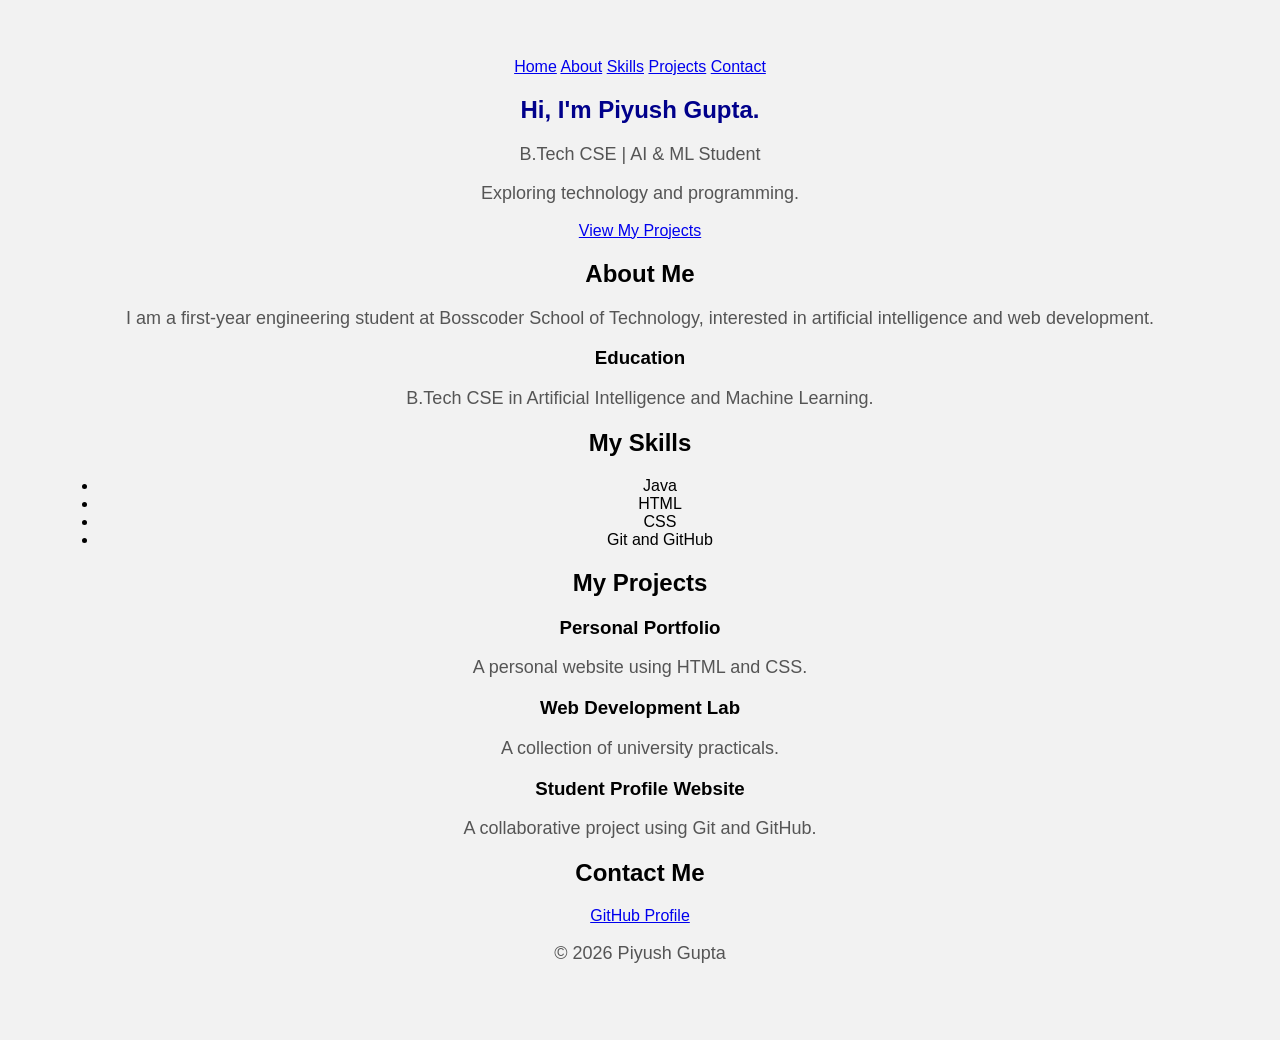
<file: index.html>
<!DOCTYPE html>
<html lang="en">
<head>
    <meta charset="UTF-8">
    <meta name="viewport" content="width=device-width, initial-scale=1.0">
    <title>Piyush Gupta | Portfolio</title>
    <link rel="stylesheet" href="style.css">
</head>
<body>

    <header>
        <nav>
            <a href="#home">Home</a>
            <a href="#about">About</a>
            <a href="#skills">Skills</a>
            <a href="#projects">Projects</a>
            <a href="#contact">Contact</a>
        </nav>
    </header>

    <main>
        <section id="home">
            <h1>Hi, I'm Piyush Gupta.</h1>
            <p>B.Tech CSE | AI &amp; ML Student</p>
            <p>Exploring technology and programming.</p>
            <a href="#projects">View My Projects</a>
        </section>

        <section id="about">
            <h2>About Me</h2>
            <p>I am a first-year engineering student at
            Bosscoder School of Technology, interested in
            artificial intelligence and web development.</p>

            <h3>Education</h3>
            <p>B.Tech CSE in Artificial Intelligence
            and Machine Learning.</p>
        </section>

        <section id="skills">
            <h2>My Skills</h2>
            <ul>
                <li>Java</li>
                <li>HTML</li>
                <li>CSS</li>
                <li>Git and GitHub</li>
            </ul>
        </section>

        <section id="projects">
            <h2>My Projects</h2>

            <article>
                <h3>Personal Portfolio</h3>
                <p>A personal website using HTML and CSS.</p>
            </article>

            <article>
                <h3>Web Development Lab</h3>
                <p>A collection of university practicals.</p>
            </article>

            <article>
                <h3>Student Profile Website</h3>
                <p>A collaborative project using Git and GitHub.</p>
            </article>
        </section>

        <section id="contact">
            <h2>Contact Me</h2>
            <a href="https://github.com/piyushguptaa2008">
                GitHub Profile
            </a>
        </section>
    </main>

    <footer>
        <p>&copy; 2026 Piyush Gupta</p>
    </footer>

</body>
</html>
</file>
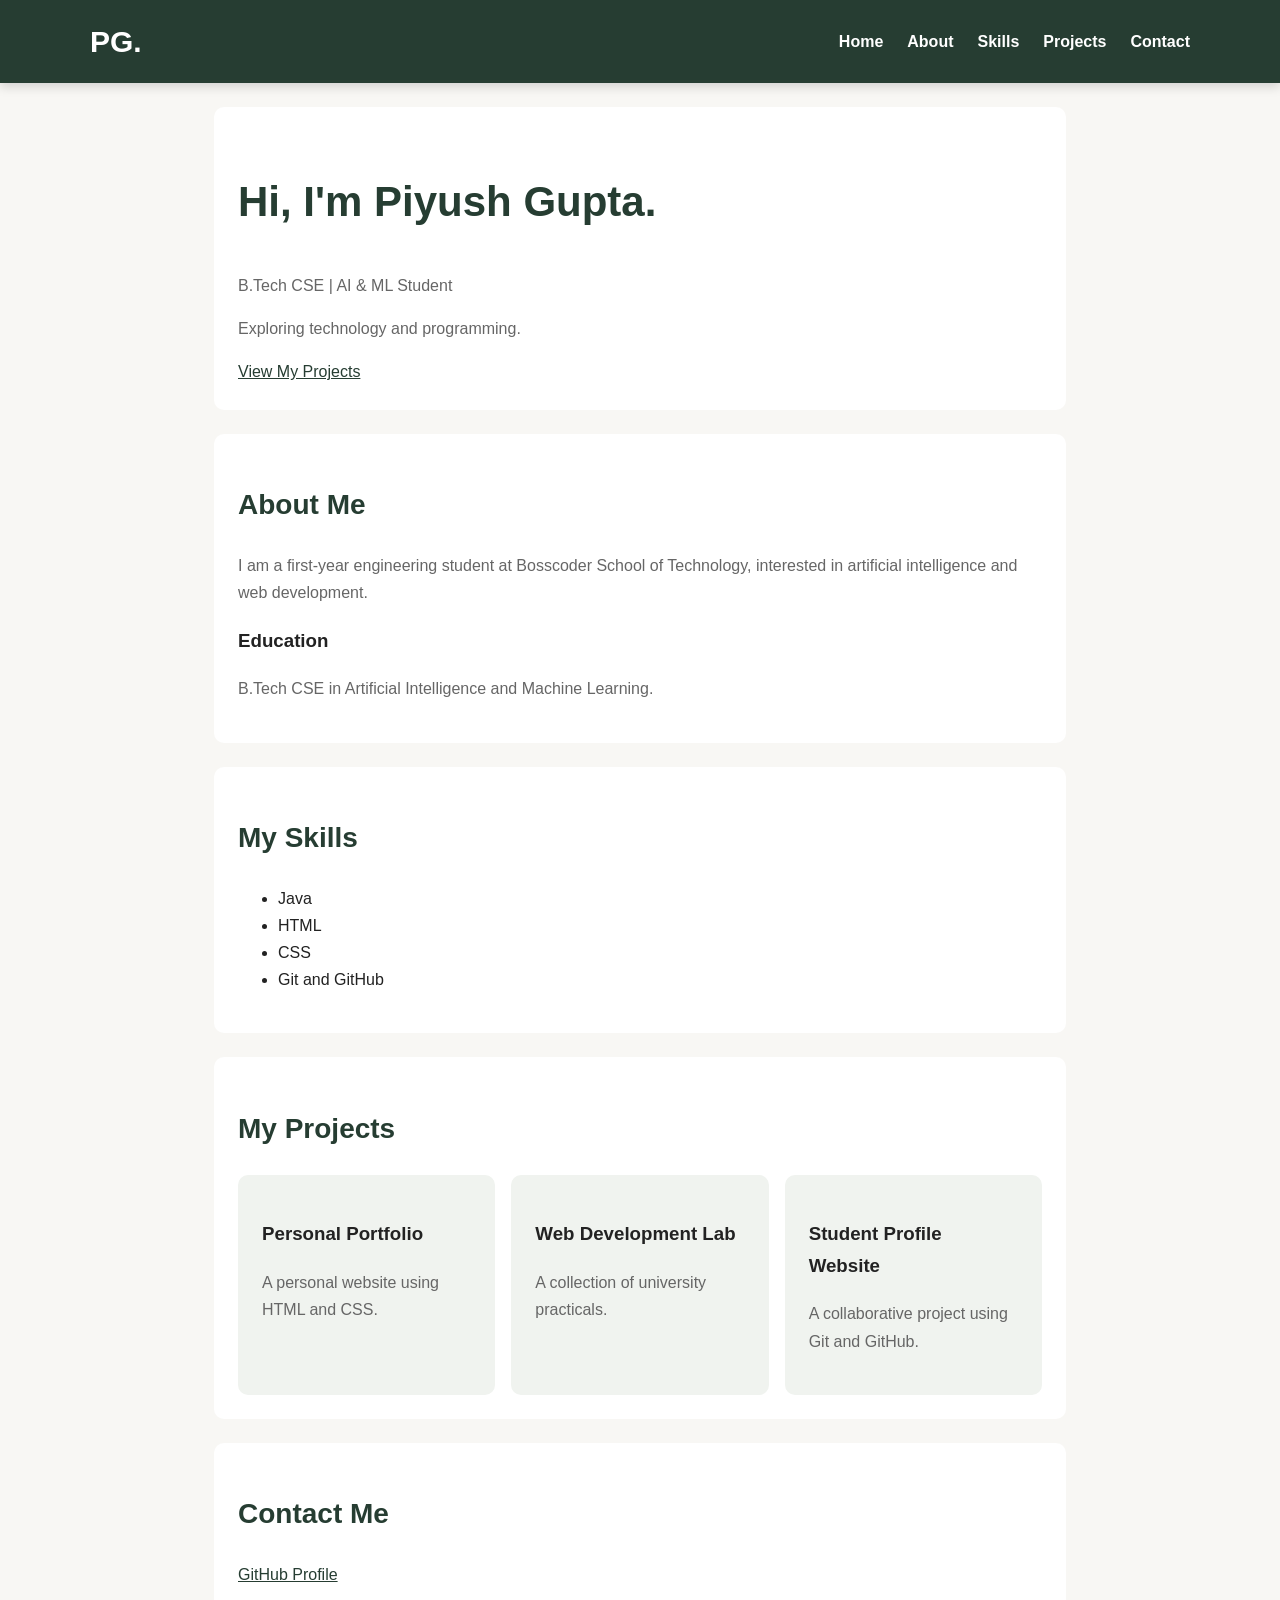
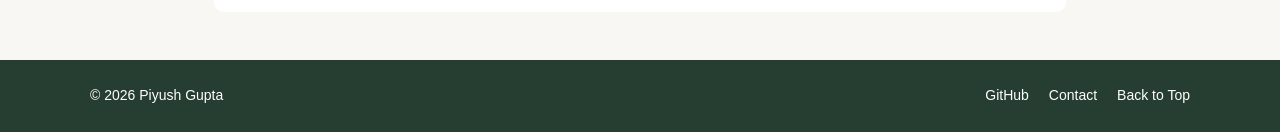
<file: P10/index.html>
<!DOCTYPE html>
<html lang="en">
<head>
    <meta charset="UTF-8">
    <meta name="viewport" content="width=device-width, initial-scale=1.0">
    <title>Piyush Gupta | Portfolio</title>
    <link rel="stylesheet" href="style.css">
</head>
<body>

    <header>
        <div class="header-container">
            <a href="#home" class="logo">PG.</a>

            <nav>
                <a href="#home">Home</a>
                <a href="#about">About</a>
                <a href="#skills">Skills</a>
                <a href="#projects">Projects</a>
                <a href="#contact">Contact</a>
            </nav>
        </div>
    </header>

    <main>
        <section id="home">
            <h1>Hi, I'm Piyush Gupta.</h1>
            <p>B.Tech CSE | AI &amp; ML Student</p>
            <p>Exploring technology and programming.</p>
            <a href="#projects">View My Projects</a>
        </section>

        <section id="about">
            <h2>About Me</h2>
            <p>I am a first-year engineering student at
            Bosscoder School of Technology, interested in
            artificial intelligence and web development.</p>

            <h3>Education</h3>
            <p>B.Tech CSE in Artificial Intelligence
            and Machine Learning.</p>
        </section>

        <section id="skills">
            <h2>My Skills</h2>
            <ul>
                <li>Java</li>
                <li>HTML</li>
                <li>CSS</li>
                <li>Git and GitHub</li>
            </ul>
        </section>

        <section id="projects">
            <h2>My Projects</h2>

            <div class="project-grid">

                <article class="project-card">
                    <h3>Personal Portfolio</h3>
                    <p>A personal website using HTML and CSS.</p>
                    <div class="overlay">HTML &amp; CSS</div>
                </article>

                <article class="project-card">
                    <h3>Web Development Lab</h3>
                    <p>A collection of university practicals.</p>
                    <div class="overlay">Web Development</div>
                </article>

                <article class="project-card">
                    <h3>Student Profile Website</h3>
                    <p>A collaborative project using Git and GitHub.</p>
                    <div class="overlay">Git &amp; GitHub</div>
                </article>

            </div>
        </section>

        <section id="contact">
            <h2>Contact Me</h2>
            <a href="https://github.com/piyushguptaa2008">
                GitHub Profile
            </a>
        </section>
    </main>

    <footer>
        <div class="footer-container">
            <p>&copy; 2026 Piyush Gupta</p>

            <div class="footer-links">
                <a href="https://github.com/piyushguptaa2008">
                    GitHub
                </a>
                <a href="#contact">Contact</a>
                <a href="#home">Back to Top</a>
            </div>
        </div>
    </footer>

</body>
</html>
</file>
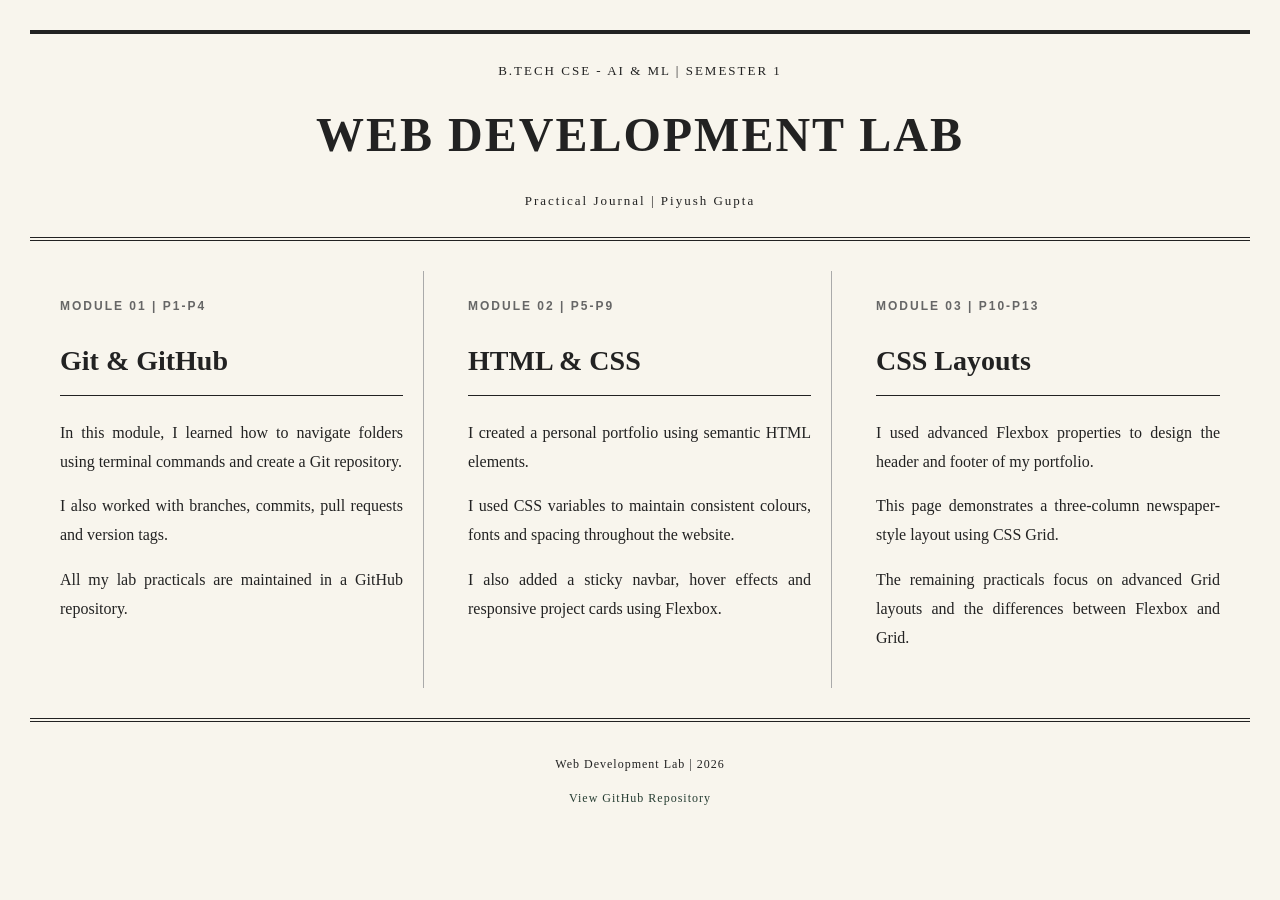
<file: P11/index.html>
<!DOCTYPE html>
<html lang="en">
<head>
    <meta charset="UTF-8">
    <meta name="viewport" content="width=device-width, initial-scale=1.0">
    <title>Web Development Lab Journal</title>
    <link rel="stylesheet" href="style.css">
</head>
<body>

    <header>
        <p>B.TECH CSE - AI &amp; ML | SEMESTER 1</p>
        <h1>WEB DEVELOPMENT LAB</h1>
        <p>Practical Journal | Piyush Gupta</p>
    </header>

    <main class="newspaper-grid">

        <article>
            <span class="category">MODULE 01 | P1-P4</span>
            <h2>Git &amp; GitHub</h2>

            <p>In this module, I learned how to navigate
            folders using terminal commands and create
            a Git repository.</p>

            <p>I also worked with branches, commits,
            pull requests and version tags.</p>

            <p>All my lab practicals are maintained
            in a GitHub repository.</p>
        </article>

        <article>
            <span class="category">MODULE 02 | P5-P9</span>
            <h2>HTML &amp; CSS</h2>

            <p>I created a personal portfolio using
            semantic HTML elements.</p>

            <p>I used CSS variables to maintain consistent
            colours, fonts and spacing throughout
            the website.</p>

            <p>I also added a sticky navbar, hover effects
            and responsive project cards using Flexbox.</p>
        </article>

        <article>
            <span class="category">MODULE 03 | P10-P13</span>
            <h2>CSS Layouts</h2>

            <p>I used advanced Flexbox properties to
            design the header and footer of my portfolio.</p>

            <p>This page demonstrates a three-column
            newspaper-style layout using CSS Grid.</p>

            <p>The remaining practicals focus on advanced
            Grid layouts and the differences between
            Flexbox and Grid.</p>
        </article>

    </main>

    <footer>
        <p>Web Development Lab | 2026</p>
        <a href="https://github.com/piyushguptaa2008/web-dev-lab-">
            View GitHub Repository
        </a>
    </footer>

</body>
</html>
</file>
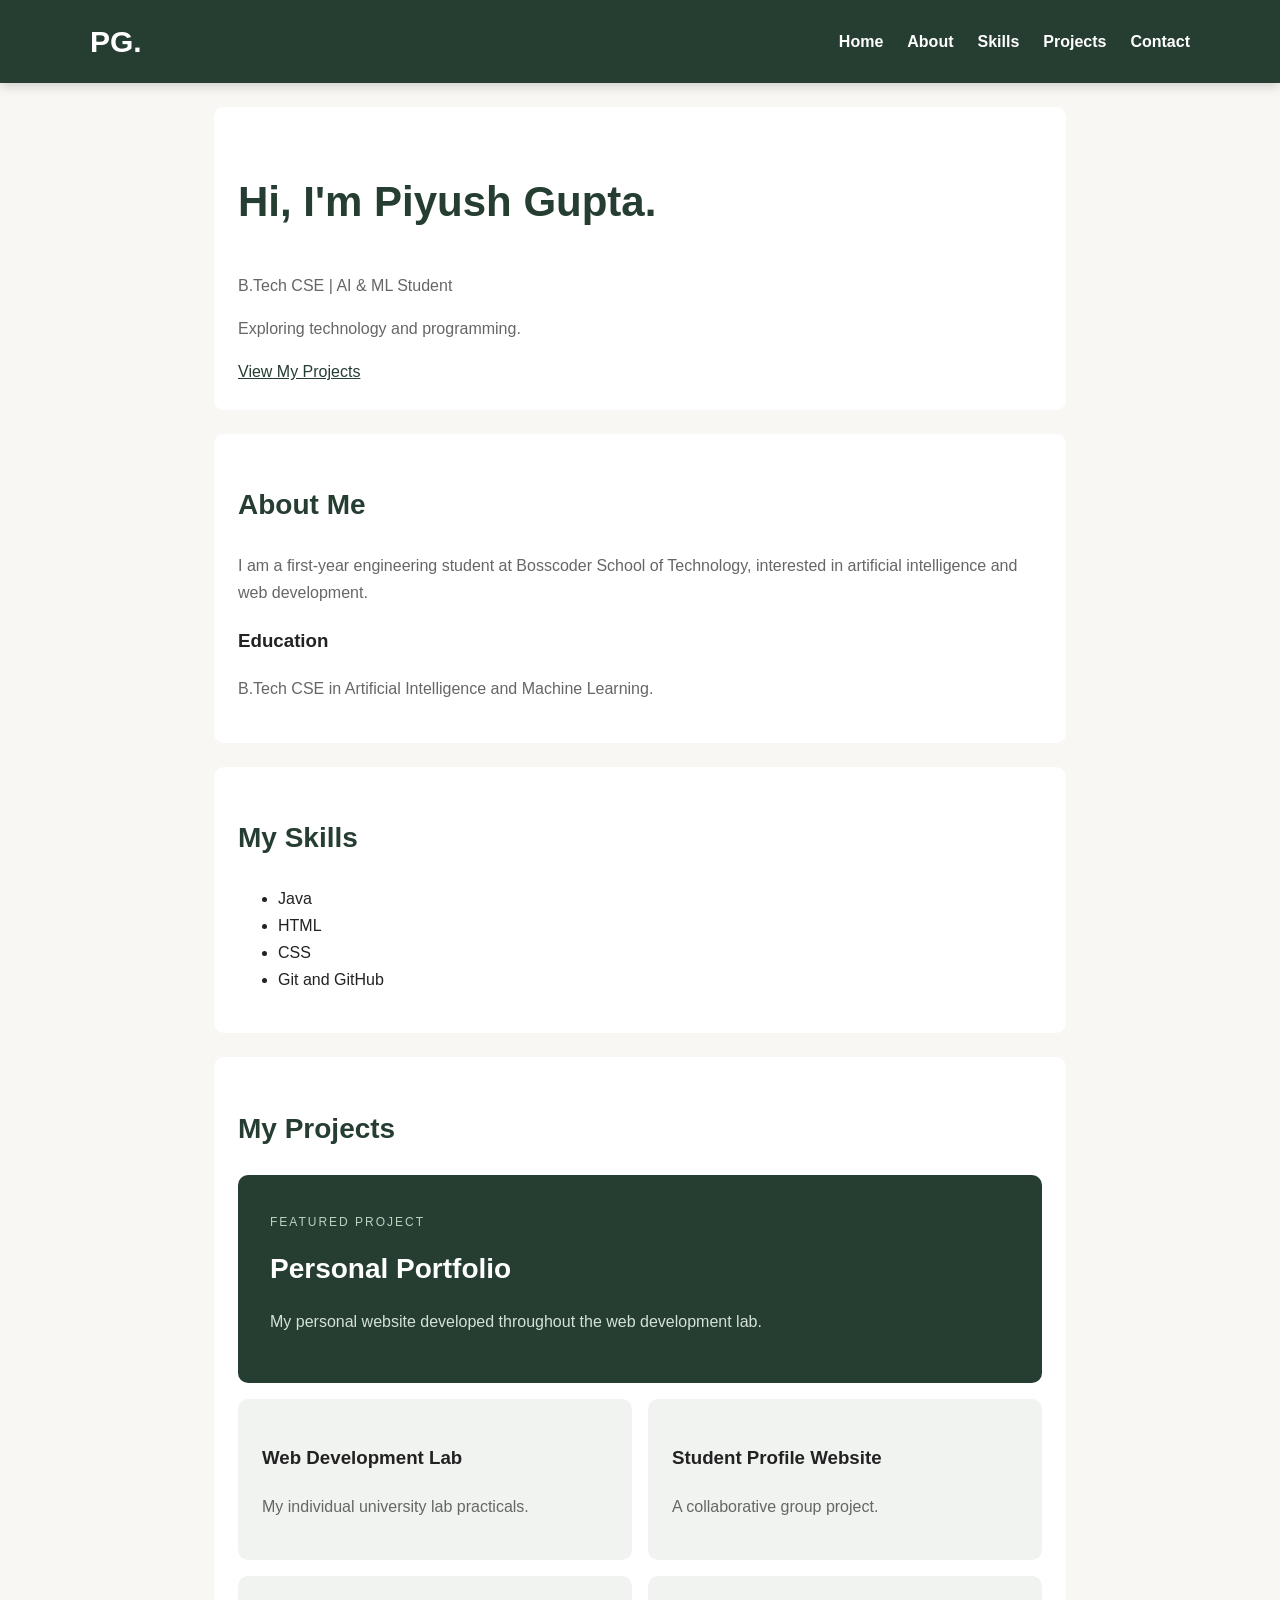
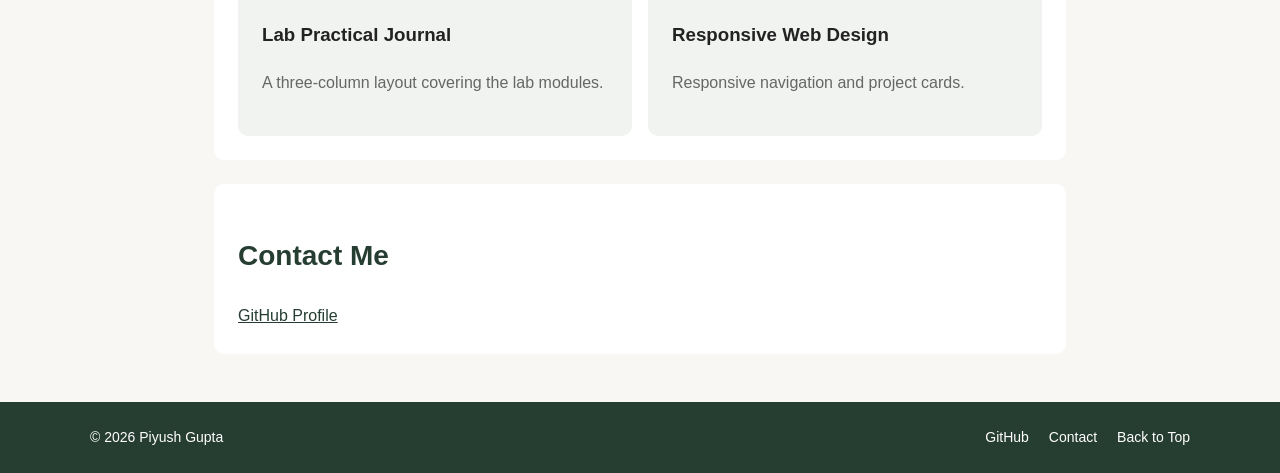
<file: P12/index.html>
<!DOCTYPE html>
<html lang="en">
<head>
    <meta charset="UTF-8">
    <meta name="viewport" content="width=device-width, initial-scale=1.0">
    <title>Piyush Gupta | Portfolio</title>
    <link rel="stylesheet" href="style.css">
</head>
<body>

    <header>
        <div class="header-container">
            <a href="#home" class="logo">PG.</a>

            <nav>
                <a href="#home">Home</a>
                <a href="#about">About</a>
                <a href="#skills">Skills</a>
                <a href="#projects">Projects</a>
                <a href="#contact">Contact</a>
            </nav>
        </div>
    </header>

    <main>
        <section id="home">
            <h1>Hi, I'm Piyush Gupta.</h1>
            <p>B.Tech CSE | AI &amp; ML Student</p>
            <p>Exploring technology and programming.</p>
            <a href="#projects">View My Projects</a>
        </section>

        <section id="about">
            <h2>About Me</h2>
            <p>I am a first-year engineering student at
            Bosscoder School of Technology, interested in
            artificial intelligence and web development.</p>

            <h3>Education</h3>
            <p>B.Tech CSE in Artificial Intelligence
            and Machine Learning.</p>
        </section>

        <section id="skills">
            <h2>My Skills</h2>
            <ul>
                <li>Java</li>
                <li>HTML</li>
                <li>CSS</li>
                <li>Git and GitHub</li>
            </ul>
        </section>

        <section id="projects">
            <h2>My Projects</h2>

            <div class="project-grid">

                <article class="project-card featured">
                    <span>FEATURED PROJECT</span>
                    <h3>Personal Portfolio</h3>
                    <p>My personal website developed
                    throughout the web development lab.</p>
                    <div class="overlay">HTML &amp; CSS</div>
                </article>

                <article class="project-card">
                    <h3>Web Development Lab</h3>
                    <p>My individual university lab practicals.</p>
                    <div class="overlay">Git &amp; GitHub</div>
                </article>

                <article class="project-card">
                    <h3>Student Profile Website</h3>
                    <p>A collaborative group project.</p>
                    <div class="overlay">Team Collaboration</div>
                </article>

                <article class="project-card">
                    <h3>Lab Practical Journal</h3>
                    <p>A three-column layout covering
                    the lab modules.</p>
                    <div class="overlay">CSS Grid</div>
                </article>

                <article class="project-card">
                    <h3>Responsive Web Design</h3>
                    <p>Responsive navigation and project cards.</p>
                    <div class="overlay">CSS Flexbox</div>
                </article>

            </div>
        </section>

        <section id="contact">
            <h2>Contact Me</h2>
            <a href="https://github.com/piyushguptaa2008">
                GitHub Profile
            </a>
        </section>
    </main>

    <footer>
        <div class="footer-container">
            <p>&copy; 2026 Piyush Gupta</p>

            <div class="footer-links">
                <a href="https://github.com/piyushguptaa2008">
                    GitHub
                </a>
                <a href="#contact">Contact</a>
                <a href="#home">Back to Top</a>
            </div>
        </div>
    </footer>

</body>
</html>
</file>
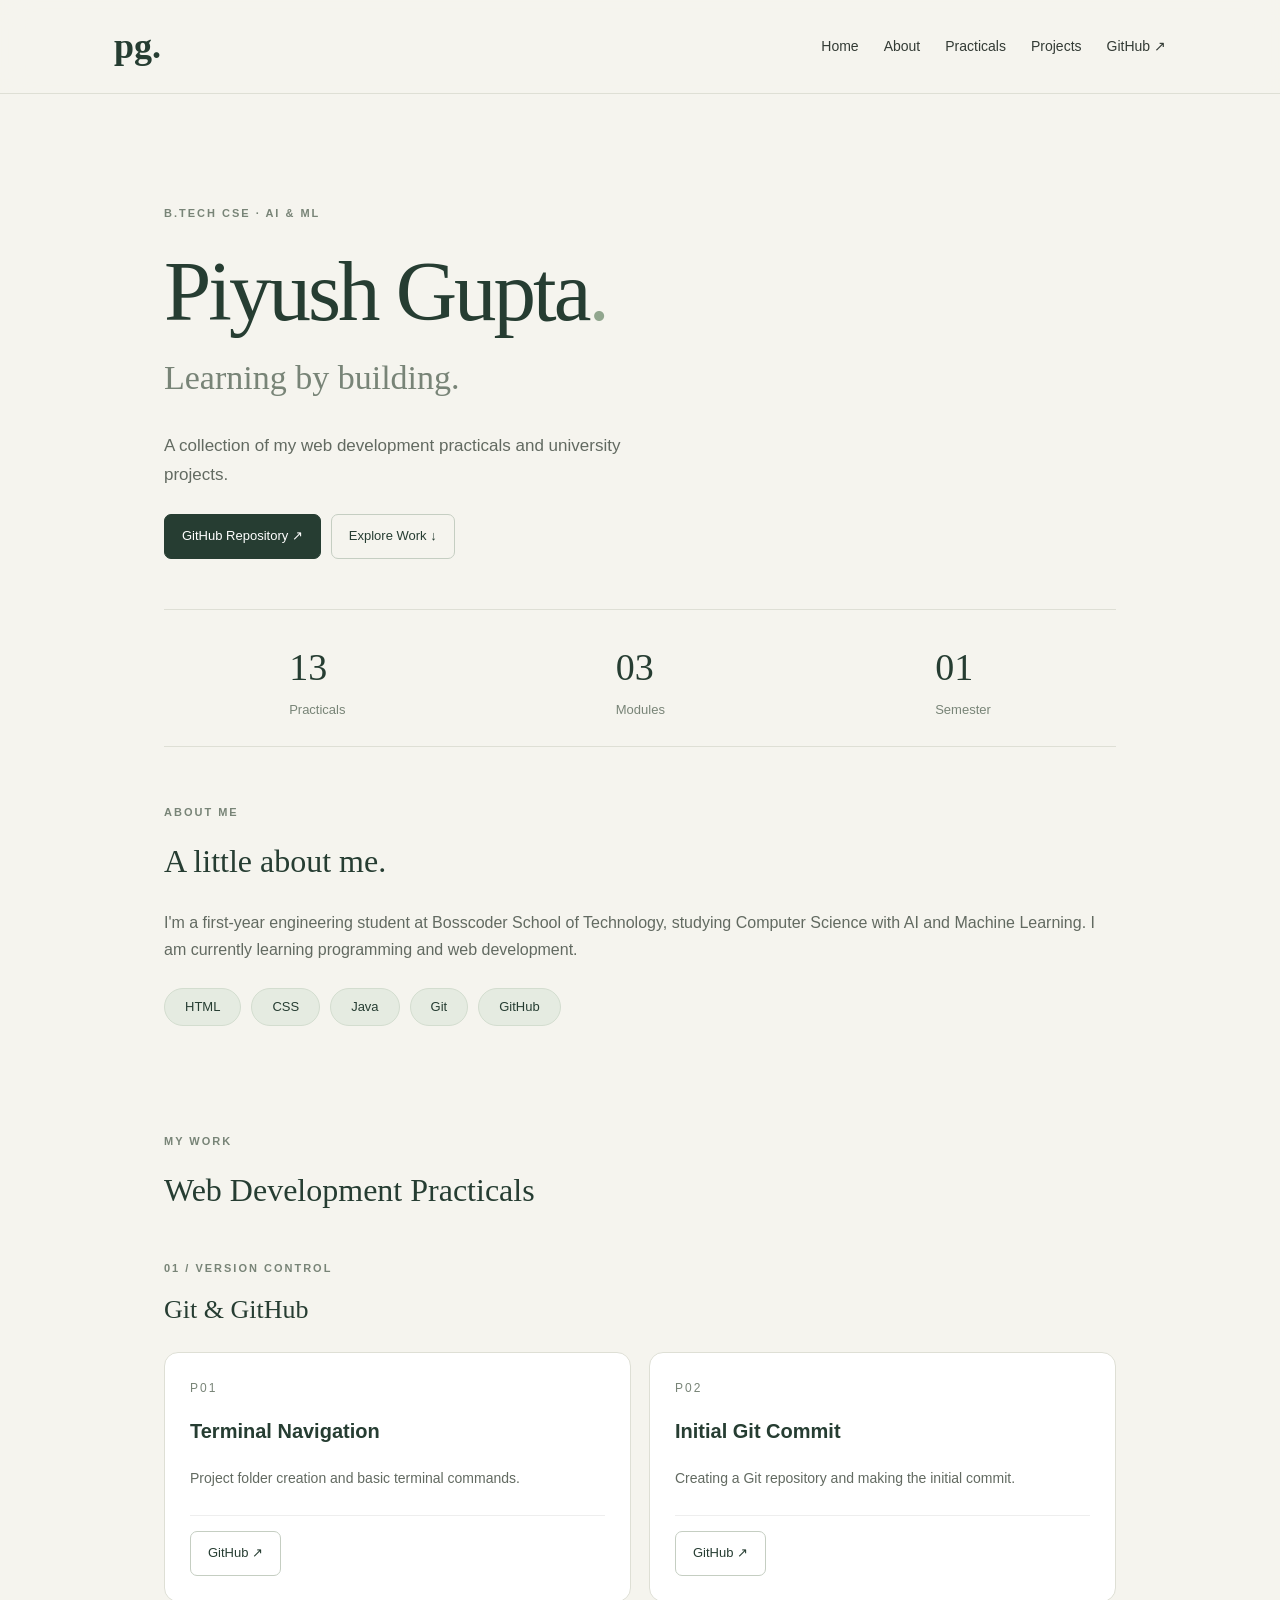
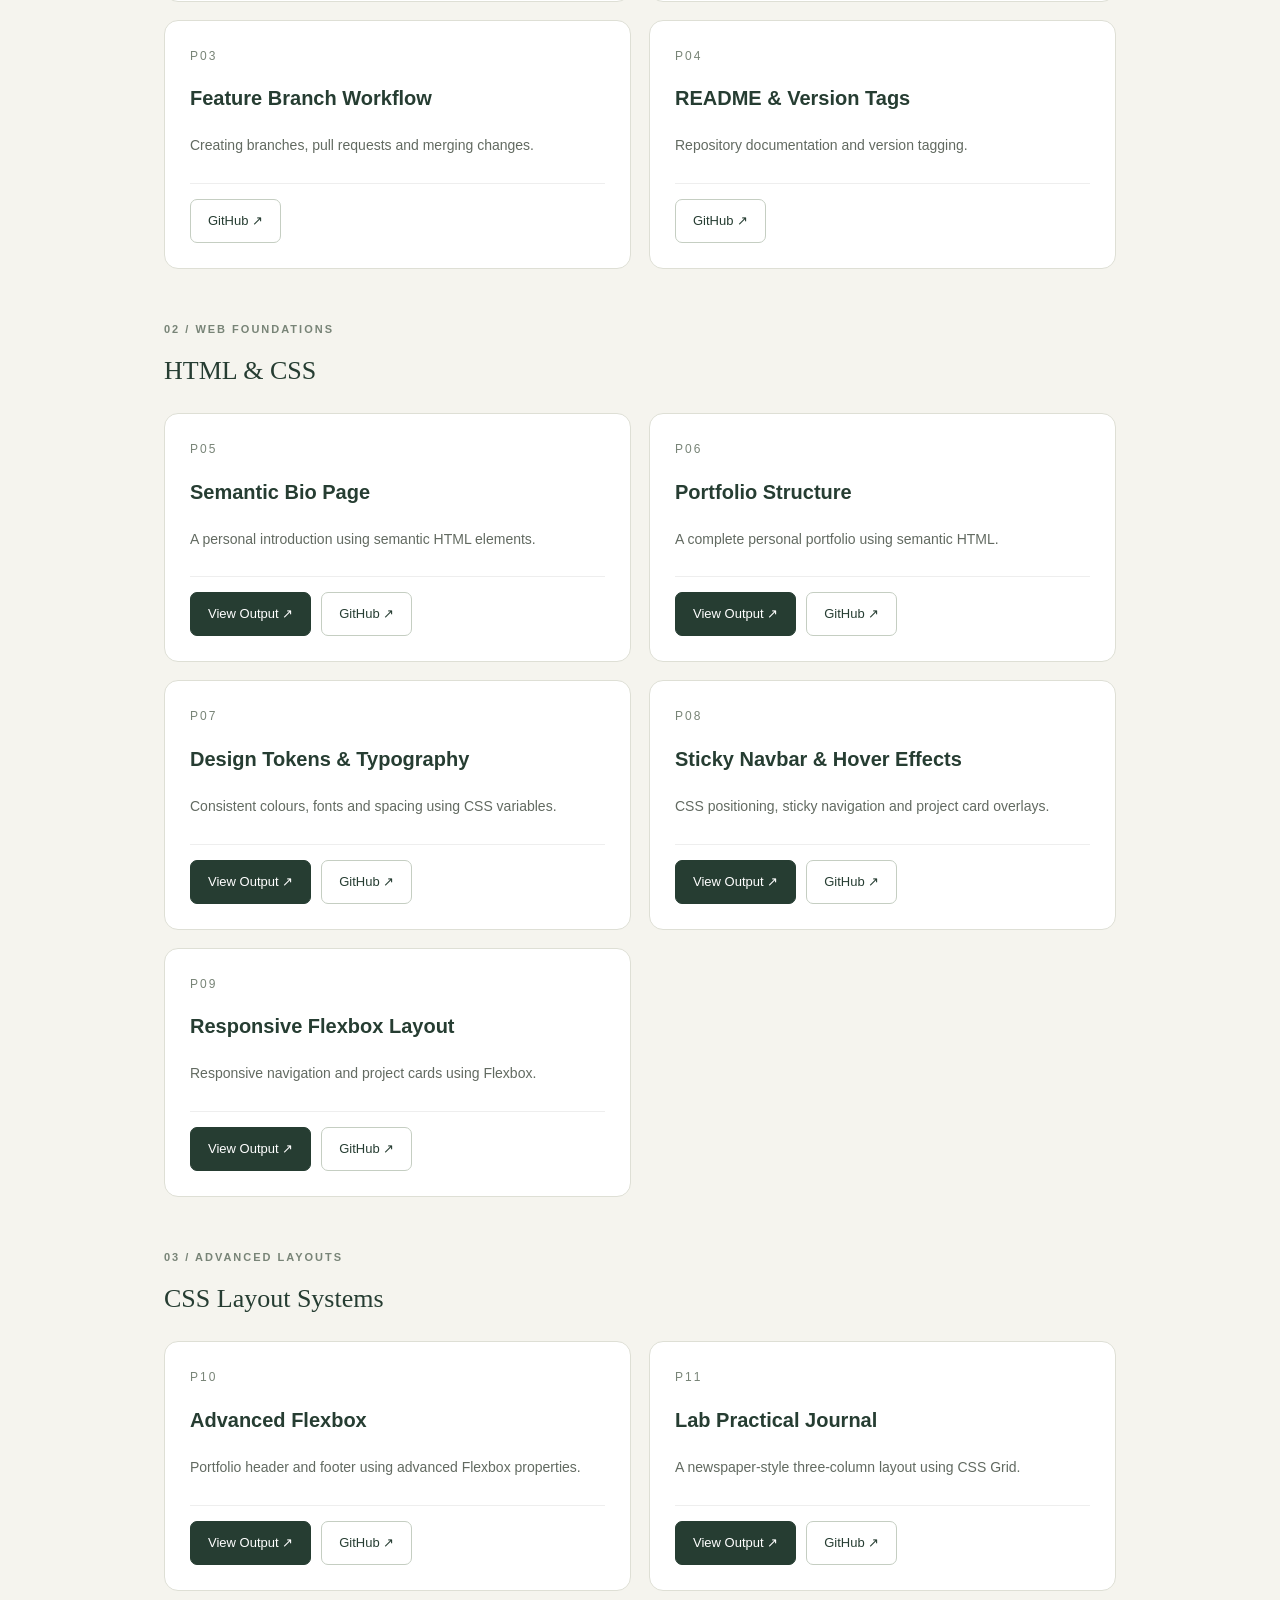
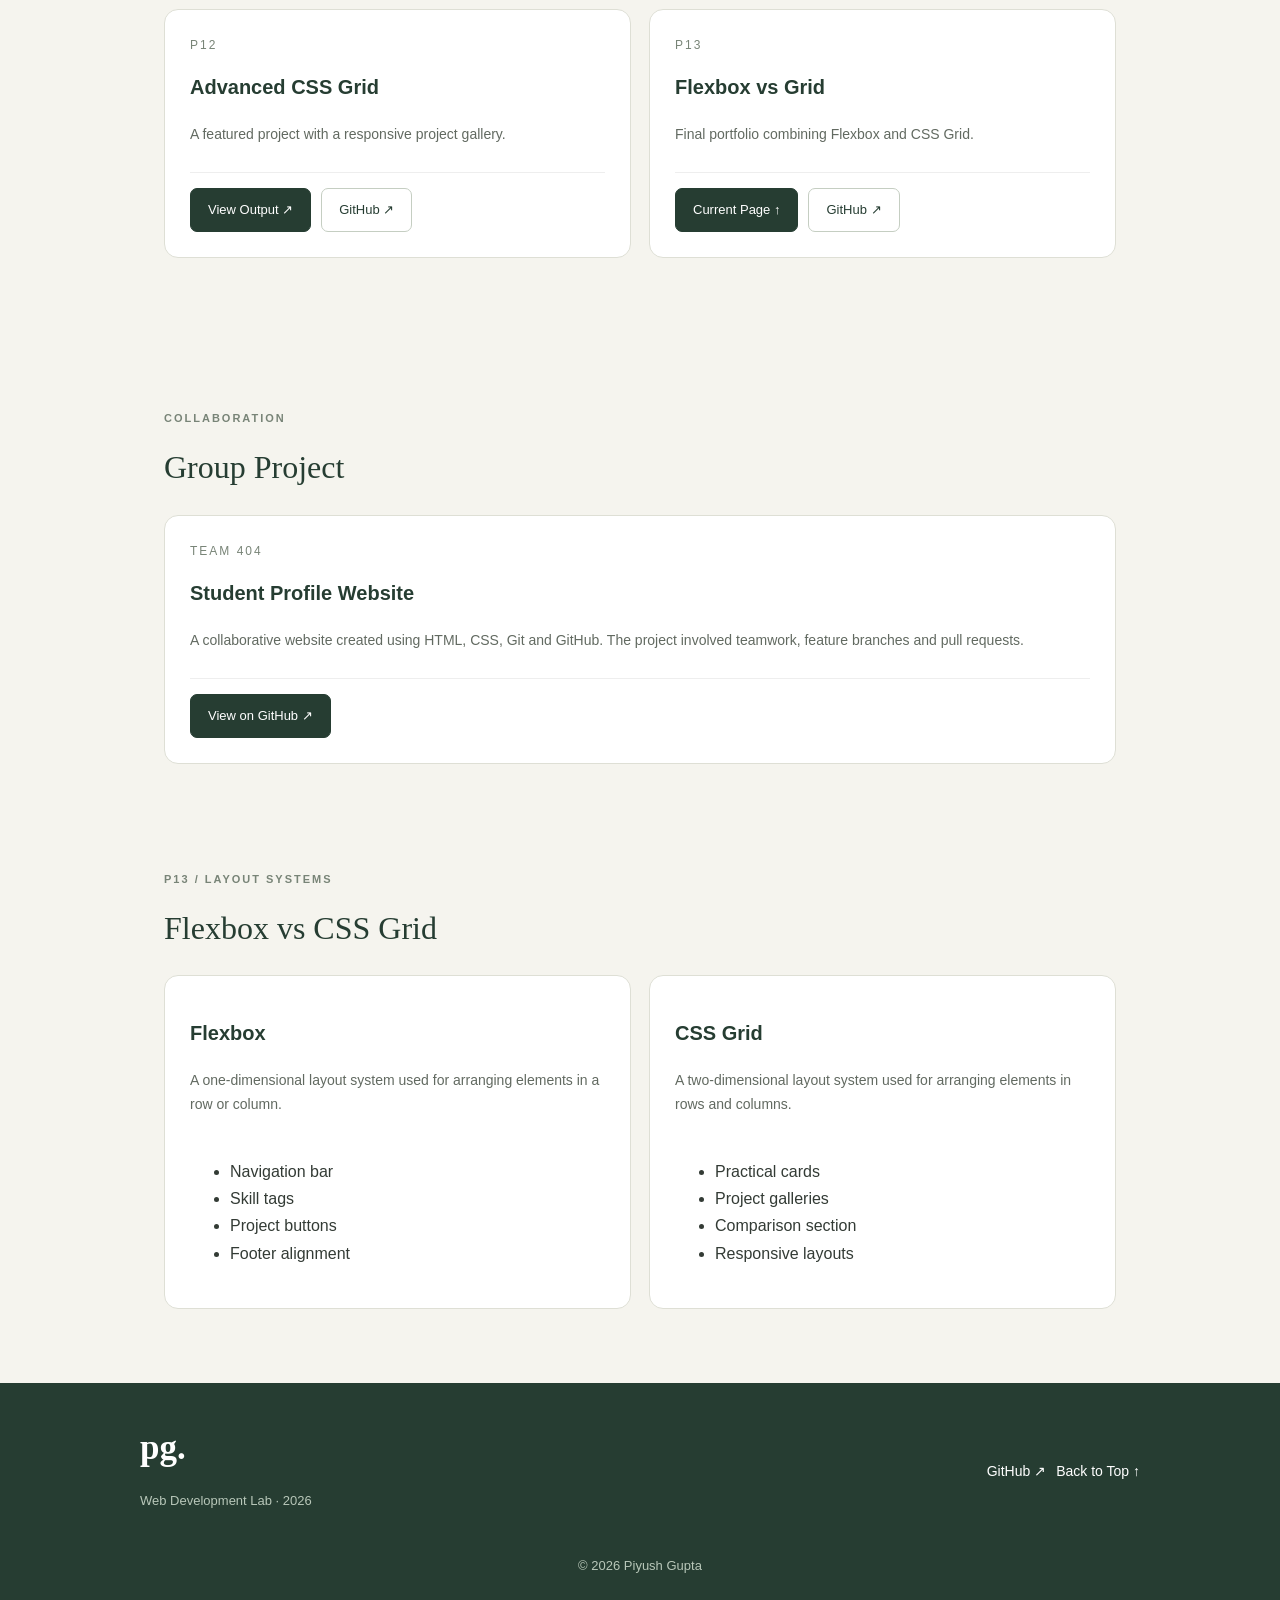
<file: P13/index.html>
<!DOCTYPE html>
<html lang="en">
<head>
    <meta charset="UTF-8">
    <meta name="viewport" content="width=device-width, initial-scale=1.0">
    <title>Piyush Gupta | Portfolio</title>
    <link rel="stylesheet" href="style.css">
</head>
<body>

    <header>
        <div class="navbar">
            <a href="#home" class="logo">pg.</a>

            <nav>
                <a href="#home">Home</a>
                <a href="#about">About</a>
                <a href="#practicals">Practicals</a>
                <a href="#group-project">Projects</a>
                <a href="https://github.com/piyushguptaa2008">
                    GitHub ↗
                </a>
            </nav>
        </div>
    </header>

    <main>

        <section class="hero" id="home">
            <span class="eyebrow">B.TECH CSE · AI &amp; ML</span>

            <h1>Piyush Gupta<span>.</span></h1>
            <h2>Learning by building.</h2>

            <p>A collection of my web development
            practicals and university projects.</p>

            <div class="buttons">
                <a class="btn primary"
                   href="https://github.com/piyushguptaa2008/web-dev-lab-"
                   target="_blank" rel="noopener noreferrer">
                    GitHub Repository ↗
                </a>

                <a class="btn secondary" href="#practicals">
                    Explore Work ↓
                </a>
            </div>
        </section>

        <div class="stats">
            <div>
                <strong>13</strong>
                <span>Practicals</span>
            </div>
            <div>
                <strong>03</strong>
                <span>Modules</span>
            </div>
            <div>
                <strong>01</strong>
                <span>Semester</span>
            </div>
        </div>

        <section id="about">
            <span class="eyebrow">ABOUT ME</span>
            <h2>A little about me.</h2>

            <p>I'm a first-year engineering student at
            Bosscoder School of Technology, studying
            Computer Science with AI and Machine Learning.
            I am currently learning programming and
            web development.</p>

            <div class="skills">
                <span>HTML</span>
                <span>CSS</span>
                <span>Java</span>
                <span>Git</span>
                <span>GitHub</span>
            </div>
        </section>

        <section id="practicals">

            <span class="eyebrow">MY WORK</span>
            <h2>Web Development Practicals</h2>

            <!-- MODULE 1 -->

            <div class="module">
                <span class="eyebrow">01 / VERSION CONTROL</span>
                <h3 class="module-title">Git &amp; GitHub</h3>

                <div class="project-grid">

                    <article class="card">
                        <span class="number">P01</span>
                        <h3>Terminal Navigation</h3>
                        <p>Project folder creation and basic
                        terminal commands.</p>

                        <div class="buttons">
                            <a class="btn secondary"
                               href="href="https://github.com/piyushguptaa2008/web-dev-lab-/tree/main/P1"
                               target="_blank" rel="noopener noreferrer">
                                GitHub ↗
                            </a>
                        </div>
                    </article>

                    <article class="card">
                        <span class="number">P02</span>
                        <h3>Initial Git Commit</h3>
                        <p>Creating a Git repository and
                        making the initial commit.</p>

                        <div class="buttons">
                            <a class="btn secondary"
                               href="https://github.com/piyushguptaa2008/web-dev-lab-/tree/main/P2"
                               target="_blank" rel="noopener noreferrer">
                                GitHub ↗
                            </a>
                        </div>
                    </article>

                    <article class="card">
                        <span class="number">P03</span>
                        <h3>Feature Branch Workflow</h3>
                        <p>Creating branches, pull requests
                        and merging changes.</p>

                        <div class="buttons">
                            <a class="btn secondary"
                               href="https://github.com/piyushguptaa2008/web-dev-lab-/tree/main/P3"
                               target="_blank" rel="noopener noreferrer">
                                GitHub ↗
                            </a>
                        </div>
                    </article>

                    <article class="card">
                        <span class="number">P04</span>
                        <h3>README &amp; Version Tags</h3>
                        <p>Repository documentation and
                        version tagging.</p>

                        <div class="buttons">
                            <a class="btn secondary"
                               href="https://github.com/piyushguptaa2008/web-dev-lab-/tree/main/P4"
                               target="_blank" rel="noopener noreferrer">
                                GitHub ↗
                            </a>
                        </div>
                    </article>

                </div>
            </div>

            <!-- MODULE 2 -->

            <div class="module">
                <span class="eyebrow">02 / WEB FOUNDATIONS</span>
                <h3 class="module-title">HTML &amp; CSS</h3>

                <div class="project-grid">

                    <article class="card">
                        <span class="number">P05</span>
                        <h3>Semantic Bio Page</h3>
                        <p>A personal introduction using
                        semantic HTML elements.</p>

                        <div class="buttons">
                            <a class="btn primary"
                               href="../P5/index.html">
                                View Output ↗
                            </a>

                            <a class="btn secondary"
                               href="https://github.com/piyushguptaa2008/web-dev-lab-/tree/main/P5"
                               target="_blank" rel="noopener noreferrer">
                                GitHub ↗
                            </a>
                        </div>
                    </article>

                    <article class="card">
                        <span class="number">P06</span>
                        <h3>Portfolio Structure</h3>
                        <p>A complete personal portfolio
                        using semantic HTML.</p>

                        <div class="buttons">
                            <a class="btn primary"
                               href="../P6/index.html">
                                View Output ↗
                            </a>

                            <a class="btn secondary"
                               href="https://github.com/piyushguptaa2008/web-dev-lab-/tree/main/P6"
                               target="_blank" rel="noopener noreferrer">
                                GitHub ↗
                            </a>
                        </div>
                    </article>

                    <article class="card">
                        <span class="number">P07</span>
                        <h3>Design Tokens &amp; Typography</h3>
                        <p>Consistent colours, fonts and
                        spacing using CSS variables.</p>

                        <div class="buttons">
                            <a class="btn primary"
                               href="../P7/index.html">
                                View Output ↗
                            </a>

                            <a class="btn secondary"
                               href="https://github.com/piyushguptaa2008/web-dev-lab-/tree/main/P7"
                               target="_blank" rel="noopener noreferrer">
                                GitHub ↗
                            </a>
                        </div>
                    </article>

                    <article class="card">
                        <span class="number">P08</span>
                        <h3>Sticky Navbar &amp; Hover Effects</h3>
                        <p>CSS positioning, sticky navigation
                        and project card overlays.</p>

                        <div class="buttons">
                            <a class="btn primary"
                               href="../P8/index.html">
                                View Output ↗
                            </a>

                            <a class="btn secondary"
                               href="https://github.com/piyushguptaa2008/web-dev-lab-/tree/main/P8"
                               target="_blank" rel="noopener noreferrer">
                                GitHub ↗
                            </a>
                        </div>
                    </article>

                    <article class="card">
                        <span class="number">P09</span>
                        <h3>Responsive Flexbox Layout</h3>
                        <p>Responsive navigation and
                        project cards using Flexbox.</p>

                        <div class="buttons">
                            <a class="btn primary"
                               href="../P9/index.html">
                                View Output ↗
                            </a>

                            <a class="btn secondary"
                               href="https://github.com/piyushguptaa2008/web-dev-lab-/tree/main/P9"
                               target="_blank" rel="noopener noreferrer">
                                GitHub ↗
                            </a>
                        </div>
                    </article>

                </div>
            </div>

            <!-- MODULE 3 -->

            <div class="module">
                <span class="eyebrow">03 / ADVANCED LAYOUTS</span>
                <h3 class="module-title">CSS Layout Systems</h3>

                <div class="project-grid">

                    <article class="card">
                        <span class="number">P10</span>
                        <h3>Advanced Flexbox</h3>
                        <p>Portfolio header and footer
                        using advanced Flexbox properties.</p>

                        <div class="buttons">
                            <a class="btn primary"
                               href="../P10/index.html">
                                View Output ↗
                            </a>

                            <a class="btn secondary"
                               href="https://github.com/piyushguptaa2008/web-dev-lab-/tree/main/P10"
                               target="_blank" rel="noopener noreferrer">
                                GitHub ↗
                            </a>
                        </div>
                    </article>

                    <article class="card">
                        <span class="number">P11</span>
                        <h3>Lab Practical Journal</h3>
                        <p>A newspaper-style three-column
                        layout using CSS Grid.</p>

                        <div class="buttons">
                            <a class="btn primary"
                               href="../P11/index.html">
                                View Output ↗
                            </a>

                            <a class="btn secondary"
                               href="https://github.com/piyushguptaa2008/web-dev-lab-/tree/main/P11"
                               target="_blank" rel="noopener noreferrer">
                                GitHub ↗
                            </a>
                        </div>
                    </article>

                    <article class="card">
                        <span class="number">P12</span>
                        <h3>Advanced CSS Grid</h3>
                        <p>A featured project with a
                        responsive project gallery.</p>

                        <div class="buttons">
                            <a class="btn primary"
                               href="../P12/index.html">
                                View Output ↗
                            </a>

                            <a class="btn secondary"
                               href="https://github.com/piyushguptaa2008/web-dev-lab-/tree/main/P12"
                               target="_blank" rel="noopener noreferrer">
                                GitHub ↗
                            </a>
                        </div>
                    </article>

                    <article class="card">
                        <span class="number">P13</span>
                        <h3>Flexbox vs Grid</h3>
                        <p>Final portfolio combining
                        Flexbox and CSS Grid.</p>

                        <div class="buttons">
                            <a class="btn primary" href="#home">
                                Current Page ↑
                            </a>

                            <a class="btn secondary"
                               href="https://github.com/piyushguptaa2008/web-dev-lab-/tree/main/P13"
                               target="_blank" rel="noopener noreferrer">
                                GitHub ↗
                            </a>
                        </div>
                    </article>

                </div>
            </div>

        </section>

        <!-- GROUP PROJECT -->

        <section id="group-project">
            <span class="eyebrow">COLLABORATION</span>
            <h2>Group Project</h2>

            <article class="card">
                <span class="number">TEAM 404</span>
                <h3>Student Profile Website</h3>

                <p>A collaborative website created using
                HTML, CSS, Git and GitHub. The project
                involved teamwork, feature branches
                and pull requests.</p>

                <div class="buttons">
                    <a class="btn primary"
                       href="https://github.com/piyushguptaa2008/student-profile-team-404"
                       target="_blank" rel="noopener noreferrer">
                        View on GitHub ↗
                    </a>
                </div>
            </article>
        </section>

        <!-- FLEXBOX VS GRID -->

        <section id="comparison">
            <span class="eyebrow">P13 / LAYOUT SYSTEMS</span>
            <h2>Flexbox vs CSS Grid</h2>

            <div class="project-grid">

                <article class="card">
                    <h3>Flexbox</h3>
                    <p>A one-dimensional layout system
                    used for arranging elements in a
                    row or column.</p>

                    <ul>
                        <li>Navigation bar</li>
                        <li>Skill tags</li>
                        <li>Project buttons</li>
                        <li>Footer alignment</li>
                    </ul>
                </article>

                <article class="card">
                    <h3>CSS Grid</h3>
                    <p>A two-dimensional layout system
                    used for arranging elements in
                    rows and columns.</p>

                    <ul>
                        <li>Practical cards</li>
                        <li>Project galleries</li>
                        <li>Comparison section</li>
                        <li>Responsive layouts</li>
                    </ul>
                </article>

            </div>
        </section>

    </main>

    <footer>
        <div class="footer-container">

            <div>
                <h3>pg.</h3>
                <p>Web Development Lab · 2026</p>
            </div>

            <div class="buttons">
                <a href="https://github.com/piyushguptaa2008">
                    GitHub ↗
                </a>

                <a href="#home">Back to Top ↑</a>
            </div>

        </div>

        <p class="copyright">
            &copy; 2026 Piyush Gupta
        </p>
    </footer>

</body>
</html>
</file>
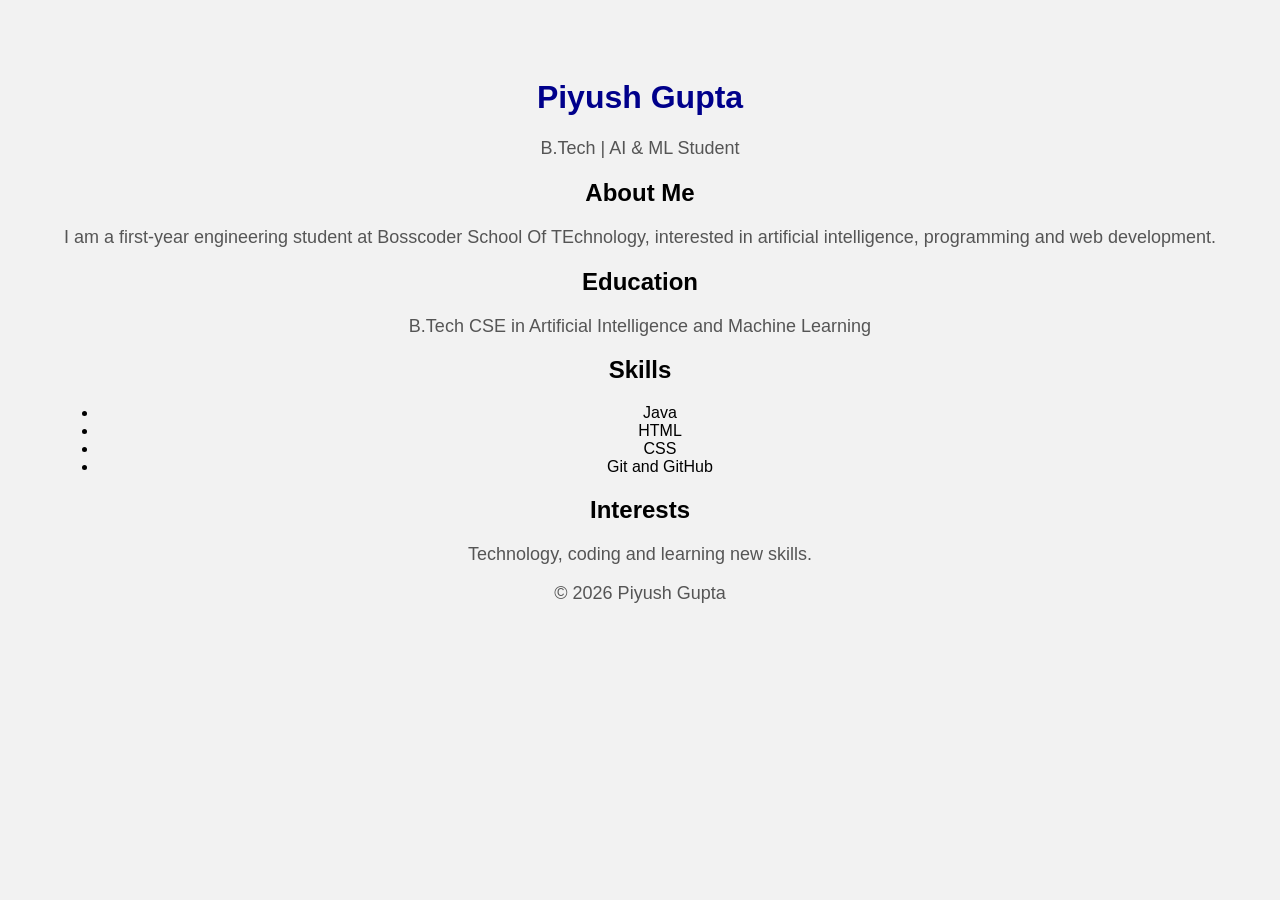
<file: P5/index.html>
<!DOCTYPE html>
<html lang="en">
<head>
    <meta charset="UTF-8">
    <meta name="viewport" content="width=device-width, initial-scale=1.0">
    <title>My Portfolio</title>
    <link rel="stylesheet" href="style.css">
</head>
<body>

    <header>
        <h1>Piyush Gupta</h1>
        <p>B.Tech | AI & ML Student</p>
    </header>

    <main>
        <section>
            <h2>About Me</h2>
            <p>I am a first-year engineering student at Bosscoder School Of TEchnology, interested
            in artificial intelligence, programming and
            web development.</p>
        </section>

        <section>
            <h2>Education</h2>
            <p>B.Tech CSE in Artificial Intelligence and
            Machine Learning</p>
        </section>

        <section>
            <h2>Skills</h2>
            <ul>
                <li>Java</li>
                <li>HTML</li>
                <li>CSS</li>
                <li>Git and GitHub</li>
            </ul>
        </section>

        <section>
            <h2>Interests</h2>
            <p>Technology, coding and learning new skills.</p>
        </section>
    </main>

    <footer>
        <p>&copy; 2026 Piyush Gupta</p>
    </footer>

</body>
</html>
</file>
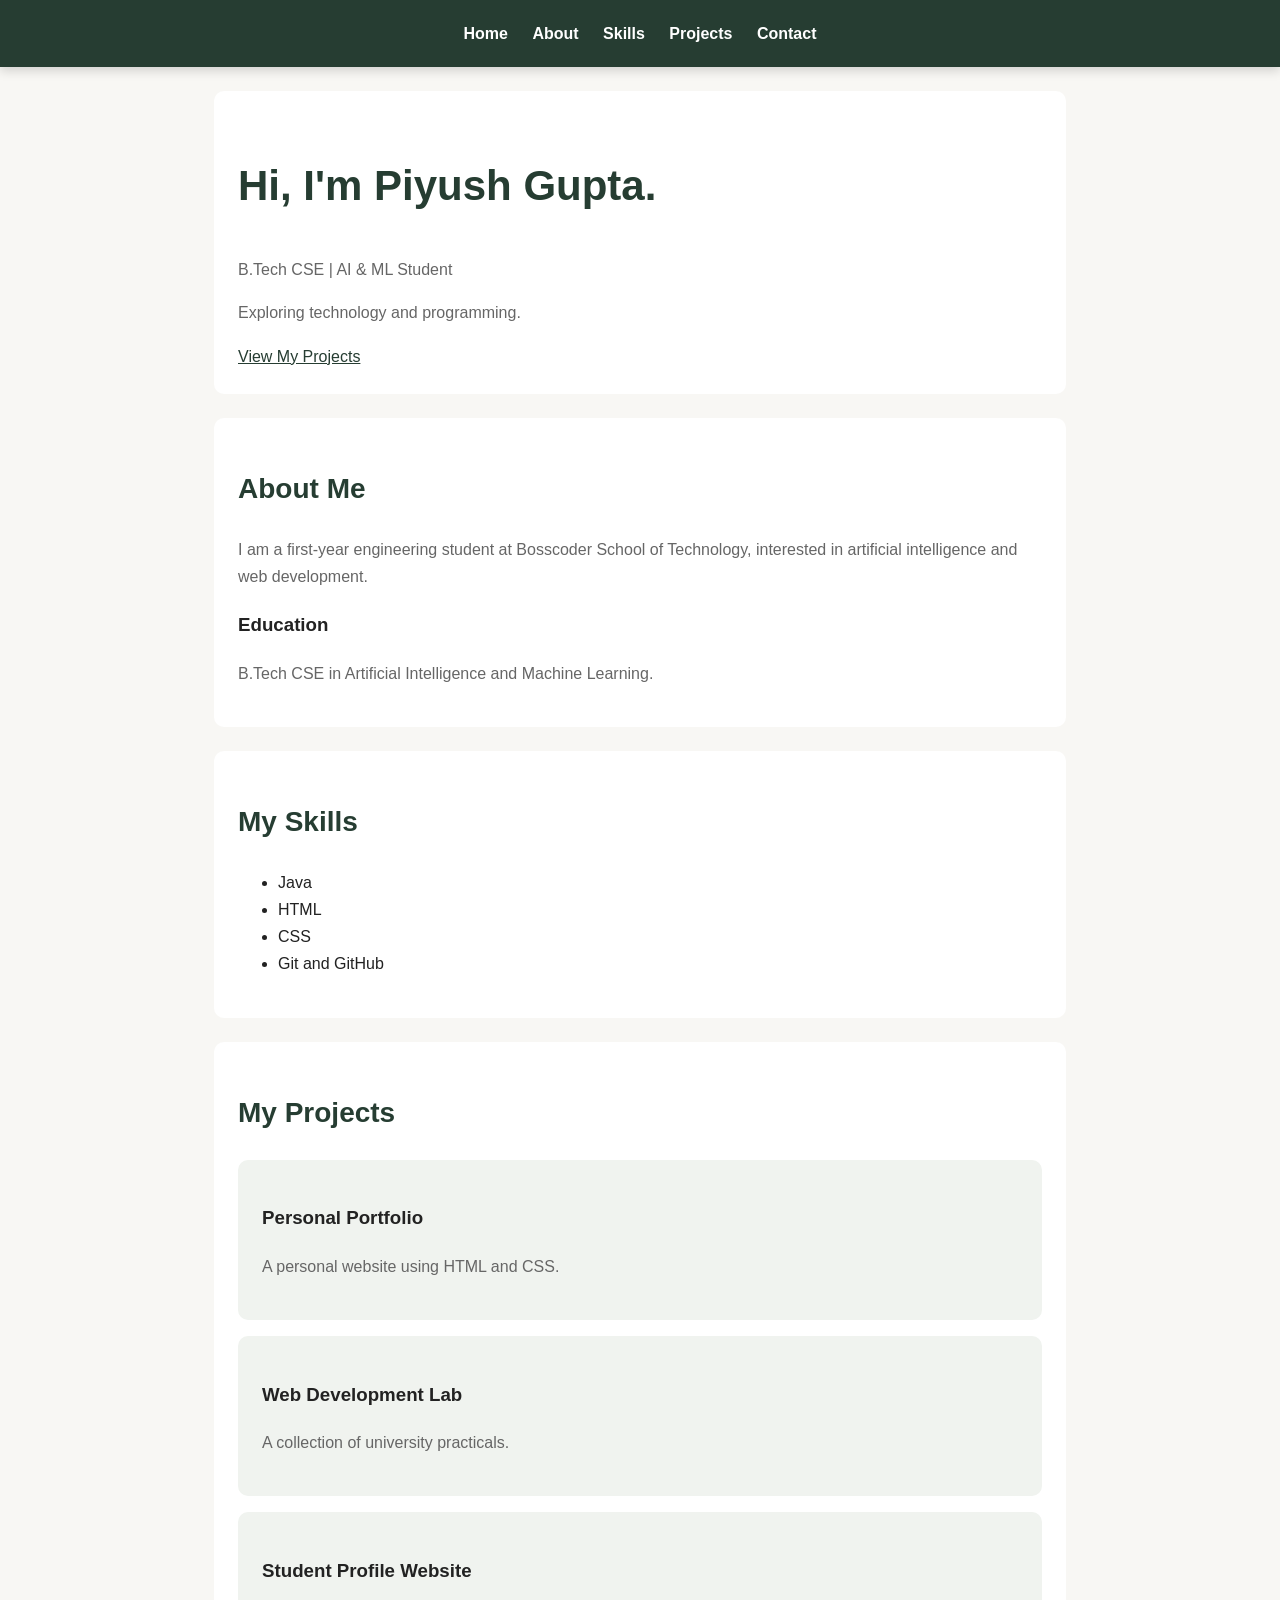
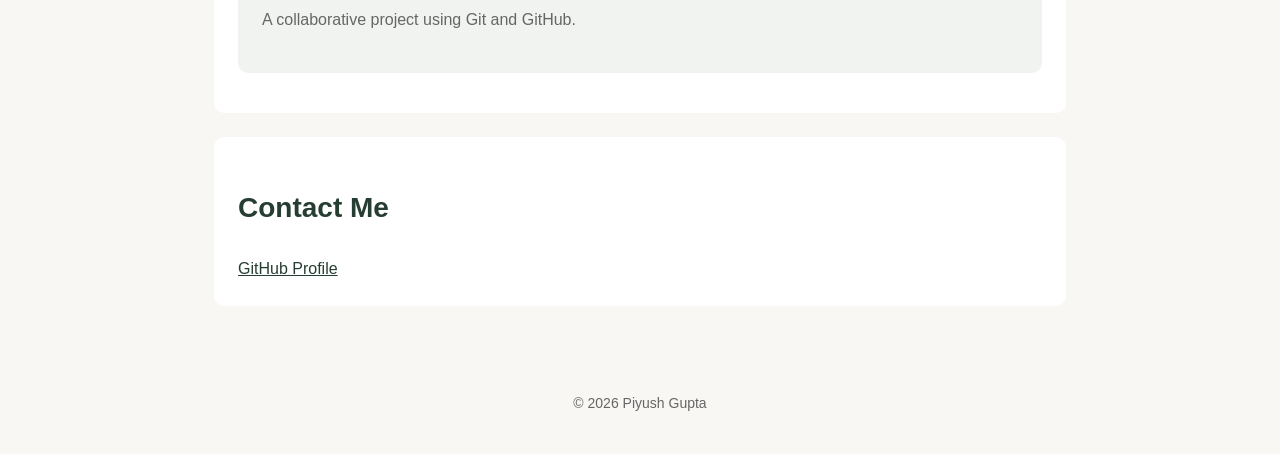
<file: P8/index.html>
<!DOCTYPE html>
<html lang="en">
<head>
    <meta charset="UTF-8">
    <meta name="viewport" content="width=device-width, initial-scale=1.0">
    <title>Piyush Gupta | Portfolio</title>
    <link rel="stylesheet" href="style.css">
</head>
<body>

    <header>
        <nav>
            <a href="#home">Home</a>
            <a href="#about">About</a>
            <a href="#skills">Skills</a>
            <a href="#projects">Projects</a>
            <a href="#contact">Contact</a>
        </nav>
    </header>

    <main>
        <section id="home">
            <h1>Hi, I'm Piyush Gupta.</h1>
            <p>B.Tech CSE | AI &amp; ML Student</p>
            <p>Exploring technology and programming.</p>
            <a href="#projects">View My Projects</a>
        </section>

        <section id="about">
            <h2>About Me</h2>
            <p>I am a first-year engineering student at
            Bosscoder School of Technology, interested in
            artificial intelligence and web development.</p>

            <h3>Education</h3>
            <p>B.Tech CSE in Artificial Intelligence
            and Machine Learning.</p>
        </section>

        <section id="skills">
            <h2>My Skills</h2>
            <ul>
                <li>Java</li>
                <li>HTML</li>
                <li>CSS</li>
                <li>Git and GitHub</li>
            </ul>
        </section>

        <section id="projects">
            <h2>My Projects</h2>

            <article class="project-card">
                <h3>Personal Portfolio</h3>
                <p>A personal website using HTML and CSS.</p>
                <div class="overlay">
                    HTML &amp; CSS
                </div>
            </article>

            <article class="project-card">
                <h3>Web Development Lab</h3>
                <p>A collection of university practicals.</p>
                <div class="overlay">
                    Web Development
                </div>
            </article>

            <article class="project-card">
                <h3>Student Profile Website</h3>
                <p>A collaborative project using Git and GitHub.</p>
                <div class="overlay">
                    Git &amp; GitHub
                </div>
            </article>
        </section>

        <section id="contact">
            <h2>Contact Me</h2>
            <a href="https://github.com/piyushguptaa2008">
                GitHub Profile
            </a>
        </section>
    </main>

    <footer>
        <p>&copy; 2026 Piyush Gupta</p>
    </footer>

</body>
</html>
</file>
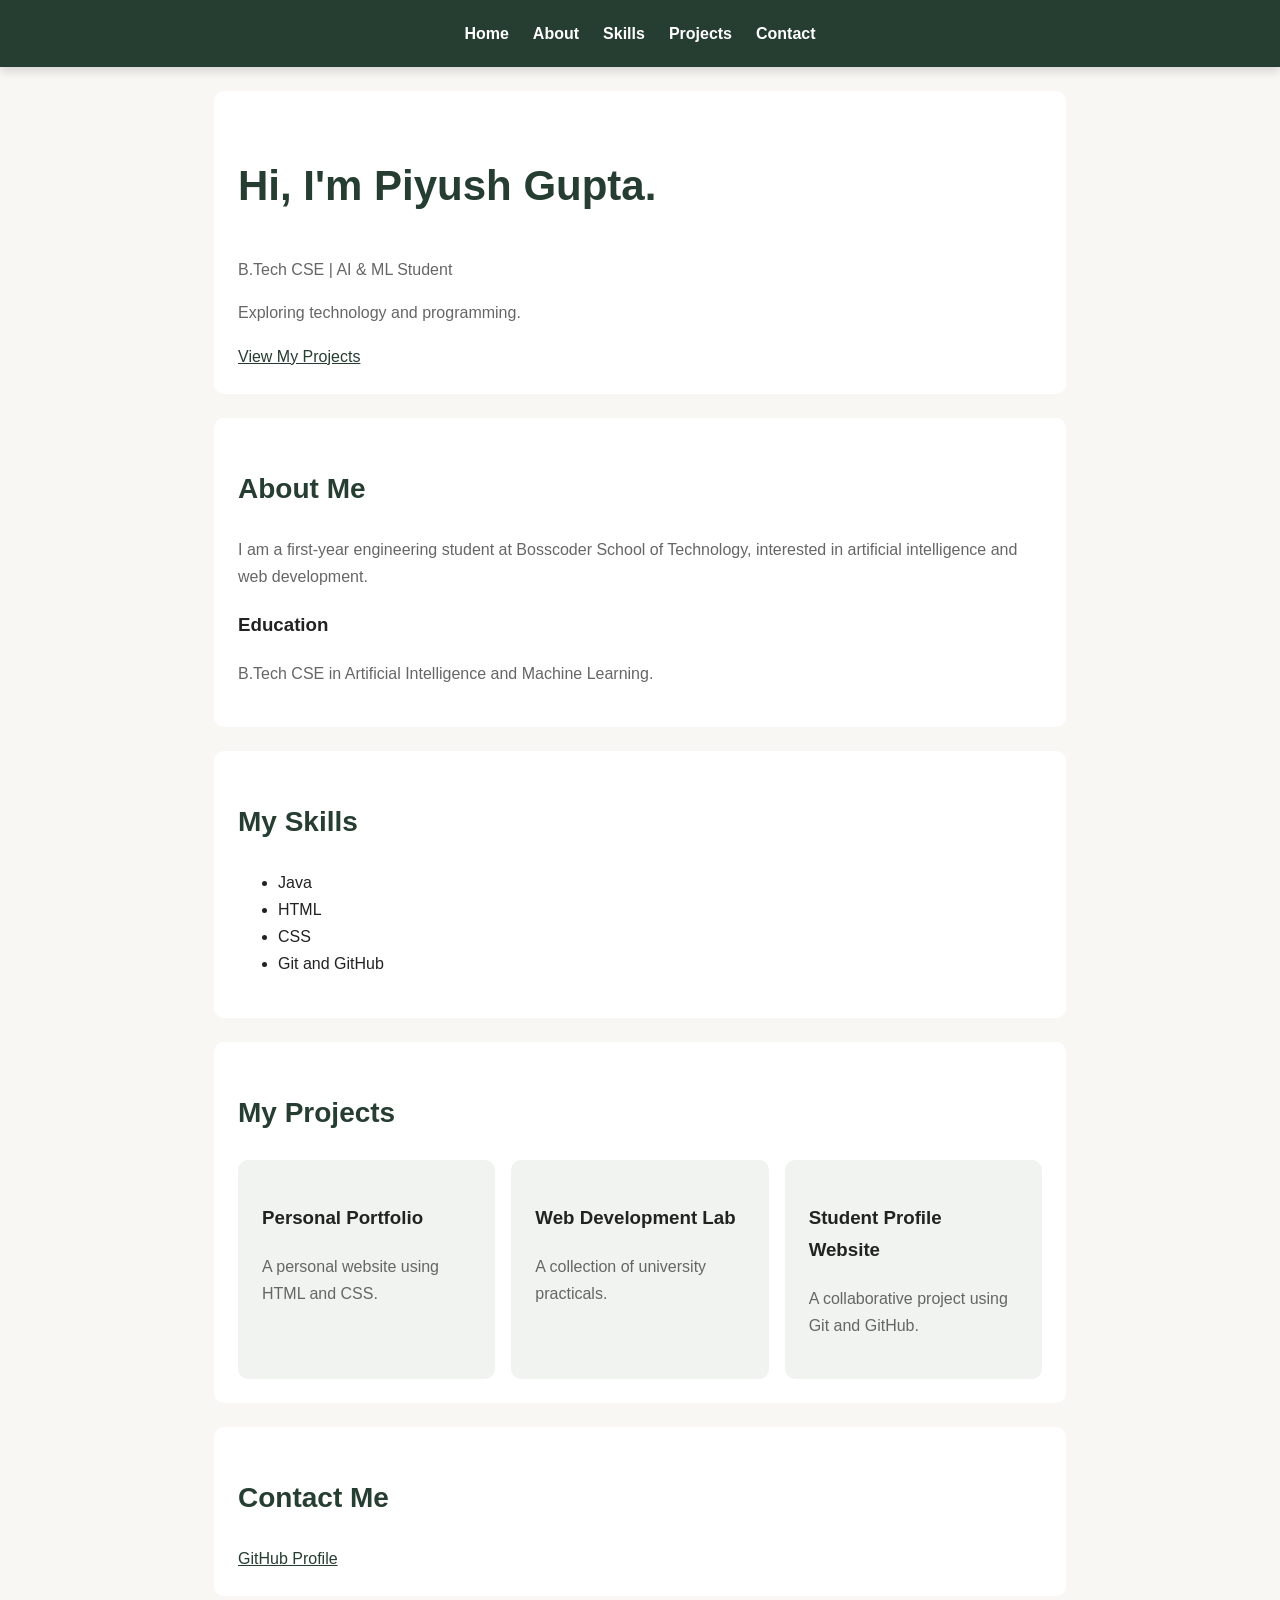
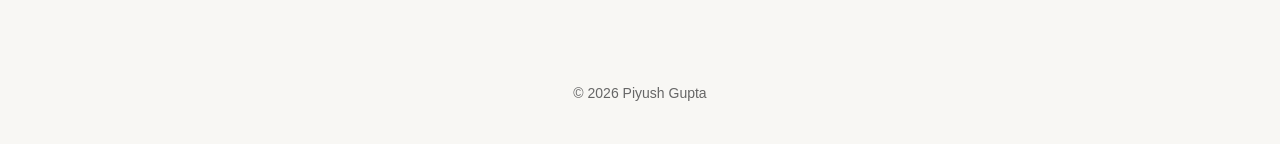
<file: P9/index.html>
<!DOCTYPE html>
<html lang="en">
<head>
    <meta charset="UTF-8">
    <meta name="viewport" content="width=device-width, initial-scale=1.0">
    <title>Piyush Gupta | Portfolio</title>
    <link rel="stylesheet" href="style.css">
</head>
<body>

    <header>
        <nav>
            <a href="#home">Home</a>
            <a href="#about">About</a>
            <a href="#skills">Skills</a>
            <a href="#projects">Projects</a>
            <a href="#contact">Contact</a>
        </nav>
    </header>

    <main>
        <section id="home">
            <h1>Hi, I'm Piyush Gupta.</h1>
            <p>B.Tech CSE | AI & ML Student</p>
            <p>Exploring technology and programming.</p>
            <a href="#projects">View My Projects</a>
        </section>

        <section id="about">
            <h2>About Me</h2>
            <p>I am a first-year engineering student at
            Bosscoder School of Technology, interested in
            artificial intelligence and web development.</p>

            <h3>Education</h3>
            <p>B.Tech CSE in Artificial Intelligence
            and Machine Learning.</p>
        </section>

        <section id="skills">
            <h2>My Skills</h2>
            <ul>
                <li>Java</li>
                <li>HTML</li>
                <li>CSS</li>
                <li>Git and GitHub</li>
            </ul>
        </section>

        <section id="projects">
            <h2>My Projects</h2>

            <div class="project-grid">

                <article class="project-card">
                    <h3>Personal Portfolio</h3>
                    <p>A personal website using HTML and CSS.</p>
                    <div class="overlay">HTML & CSS</div>
                </article>

                <article class="project-card">
                    <h3>Web Development Lab</h3>
                    <p>A collection of university practicals.</p>
                    <div class="overlay">Web Development</div>
                </article>

                <article class="project-card">
                    <h3>Student Profile Website</h3>
                    <p>A collaborative project using Git and GitHub.</p>
                    <div class="overlay">Git & GitHub</div>
                </article>

            </div>
        </section>

        <section id="contact">
            <h2>Contact Me</h2>
            <a href="https://github.com/piyushguptaa2008">
                GitHub Profile
            </a>
        </section>
    </main>

    <footer>
        <p>&copy; 2026 Piyush Gupta</p>
    </footer>

</body>
</html>
</file>
<file: style.css>
body {
    background-color: #f2f2f2;
    font-family: Arial, sans-serif;
    text-align: center;
    padding: 50px;
}

h1 {
    color: darkblue;
}

p {
    color: #555;
    font-size: 18px;
}
</file>
<file: P10/style.css>
:root {
    --bg-color: #f8f7f4;
    --text-color: #222222;
    --accent-color: #263d32;
    --card-color: #ffffff;
    --muted-color: #666666;

    --font-family: Arial, sans-serif;
    --font-small: 14px;
    --font-normal: 16px;
    --font-heading: 28px;
    --font-large: 42px;

    --spacing: 24px;
    --radius: 10px;
}

* {
    box-sizing: border-box;
}

html {
    scroll-behavior: smooth;
    scroll-padding-top: 100px;
}

body {
    margin: 0;
    background-color: var(--bg-color);
    color: var(--text-color);
    font-family: var(--font-family);
    font-size: var(--font-normal);
    line-height: 1.7;
    display: flex;
    flex-direction: column;
    min-height: 100vh;
}

/* Advanced Flexbox Header */

header {
    position: sticky;
    top: 0;
    z-index: 1000;
    background-color: var(--accent-color);
    padding: 16px 24px;
    box-shadow: 0 4px 10px rgba(0, 0, 0, 0.15);
}

.header-container {
    max-width: 1100px;
    margin: auto;
    display: flex;
    justify-content: space-between;
    align-items: center;
    flex-wrap: wrap;
    gap: 20px;
}

.logo {
    font-size: 30px;
    font-weight: bold;
    color: white;
    text-decoration: none;
}

nav {
    display: flex;
    align-items: center;
    justify-content: center;
    flex-wrap: wrap;
    gap: 24px;
}

nav a {
    color: white;
    text-decoration: none;
    font-weight: bold;
}

nav a:hover {
    color: #b8d4bf;
}

/* Main Content */

main {
    width: 100%;
    max-width: 900px;
    margin: auto;
    padding: var(--spacing);
    flex: 1;
}

section {
    background-color: var(--card-color);
    padding: var(--spacing);
    margin-bottom: var(--spacing);
    border-radius: var(--radius);
}

h1 {
    font-size: var(--font-large);
    color: var(--accent-color);
}

h2 {
    font-size: var(--font-heading);
    color: var(--accent-color);
}

p {
    color: var(--muted-color);
}

a {
    color: var(--accent-color);
}

/* Flexbox Project Grid */

.project-grid {
    display: flex;
    flex-wrap: wrap;
    gap: 16px;
}

.project-card {
    flex: 1 1 220px;
    position: relative;
    background-color: #f0f3ef;
    padding: 24px;
    border-radius: var(--radius);
    overflow: hidden;
}

/* Hover Overlay */

.overlay {
    position: absolute;
    inset: 0;
    background-color: rgba(38, 61, 50, 0.95);
    color: white;
    display: flex;
    align-items: center;
    justify-content: center;
    text-align: center;
    font-size: 20px;
    opacity: 0;
    transition: opacity 0.3s ease;
    pointer-events: none;
}

.project-card:hover .overlay {
    opacity: 1;
}

/* Advanced Flexbox Footer */

footer {
    background-color: var(--accent-color);
    padding: 24px;
    font-size: var(--font-small);
}

.footer-container {
    max-width: 1100px;
    margin: auto;
    display: flex;
    justify-content: space-between;
    align-items: center;
    flex-wrap: wrap;
    gap: 20px;
}

footer p {
    color: white;
    margin: 0;
}

.footer-links {
    display: flex;
    flex-wrap: wrap;
    justify-content: center;
    gap: 20px;
}

.footer-links a {
    color: white;
    text-decoration: none;
}

.footer-links a:hover {
    color: #b8d4bf;
}

/* Responsive Layout */

@media (max-width: 600px) {

    html {
        scroll-padding-top: 200px;
    }

    .header-container {
        flex-direction: column;
        gap: 10px;
    }

    nav {
        gap: 12px;
    }

    nav a {
        font-size: 14px;
    }

    .project-grid {
        flex-direction: column;
    }

    .project-card {
        flex: 1 1 auto;
    }

    .footer-container {
        flex-direction: column;
        text-align: center;
    }

    h1 {
        font-size: 30px;
    }

    main {
        padding: 12px;
    }

    section {
        padding: 16px;
    }
}
</file>
<file: P11/style.css>
* {
    box-sizing: border-box;
}

body {
    margin: 0;
    padding: 30px;
    background-color: #f8f5ed;
    color: #222222;
    font-family: Georgia, serif;
    line-height: 1.8;
}

/* Header */

header {
    text-align: center;
    border-top: 4px solid #222222;
    border-bottom: 4px double #222222;
    padding: 20px 0;
}

header h1 {
    font-size: 48px;
    margin: 10px 0;
    letter-spacing: 2px;
}

header p {
    font-size: 13px;
    letter-spacing: 2px;
    margin: 5px;
}

/* Three-column CSS Grid */

.newspaper-grid {
    display: grid;
    grid-template-columns: repeat(3, 1fr);
    gap: 24px;
    max-width: 1200px;
    margin: 30px auto;
}

/* Article Styling */

article {
    padding: 20px;
    border-right: 1px solid #aaaaaa;
}

article:last-child {
    border-right: none;
}

.category {
    font-family: Arial, sans-serif;
    font-size: 12px;
    font-weight: bold;
    letter-spacing: 2px;
    color: #666666;
}

article h2 {
    font-size: 28px;
    line-height: 1.3;
    border-bottom: 1px solid #222222;
    padding-bottom: 15px;
}

article p {
    text-align: justify;
    font-size: 16px;
}

/* Footer */

footer {
    border-top: 4px double #222222;
    text-align: center;
    padding: 20px;
    font-size: 12px;
    letter-spacing: 1px;
}

footer a {
    color: #263d32;
    text-decoration: none;
}

footer a:hover {
    text-decoration: underline;
}

/* Tablet Layout */

@media (max-width: 900px) {
    .newspaper-grid {
        grid-template-columns: repeat(2, 1fr);
    }

    article {
        border-right: none;
    }

    header h1 {
        font-size: 36px;
    }
}

/* Mobile Layout */

@media (max-width: 600px) {
    body {
        padding: 15px;
    }

    .newspaper-grid {
        grid-template-columns: 1fr;
    }

    article {
        border-bottom: 1px solid #aaaaaa;
    }

    header h1 {
        font-size: 28px;
    }
}
</file>
<file: P12/style.css>
:root {
    --bg-color: #f8f7f4;
    --text-color: #222222;
    --accent-color: #263d32;
    --card-color: #ffffff;
    --muted-color: #666666;

    --font-family: Arial, sans-serif;
    --font-small: 14px;
    --font-normal: 16px;
    --font-heading: 28px;
    --font-large: 42px;

    --spacing: 24px;
    --radius: 10px;
}

* {
    box-sizing: border-box;
}

html {
    scroll-behavior: smooth;
    scroll-padding-top: 100px;
}

body {
    margin: 0;
    background-color: var(--bg-color);
    color: var(--text-color);
    font-family: var(--font-family);
    font-size: var(--font-normal);
    line-height: 1.7;
    display: flex;
    flex-direction: column;
    min-height: 100vh;
}

/* Header */

header {
    position: sticky;
    top: 0;
    z-index: 1000;
    background-color: var(--accent-color);
    padding: 16px 24px;
    box-shadow: 0 4px 10px rgba(0, 0, 0, 0.15);
}

.header-container {
    max-width: 1100px;
    margin: auto;
    display: flex;
    justify-content: space-between;
    align-items: center;
    flex-wrap: wrap;
    gap: 20px;
}

.logo {
    font-size: 30px;
    font-weight: bold;
    color: white;
    text-decoration: none;
}

nav {
    display: flex;
    align-items: center;
    justify-content: center;
    flex-wrap: wrap;
    gap: 24px;
}

nav a {
    color: white;
    text-decoration: none;
    font-weight: bold;
}

nav a:hover {
    color: #b8d4bf;
}

/* Main Content */

main {
    width: 100%;
    max-width: 900px;
    margin: auto;
    padding: var(--spacing);
    flex: 1;
}

section {
    background-color: var(--card-color);
    padding: var(--spacing);
    margin-bottom: var(--spacing);
    border-radius: var(--radius);
}

h1 {
    font-size: var(--font-large);
    color: var(--accent-color);
}

h2 {
    font-size: var(--font-heading);
    color: var(--accent-color);
}

p {
    color: var(--muted-color);
}

a {
    color: var(--accent-color);
}

/* Advanced CSS Grid */

.project-grid {
    display: grid;
    grid-template-columns: repeat(2, minmax(0, 1fr));
    grid-auto-rows: minmax(160px, auto);
    gap: 16px;
}

.project-card {
    position: relative;
    background-color: #f0f3ef;
    padding: 24px;
    border-radius: var(--radius);
    overflow: hidden;
}

/* Featured Project */

.featured {
    grid-column: 1 / -1;
    background-color: var(--accent-color);
    color: white;
    padding: 32px;
}

.featured p {
    color: #d4e2d8;
}

.featured span {
    font-size: 12px;
    letter-spacing: 2px;
    color: #b8d4bf;
}

.featured h3 {
    font-size: 28px;
    margin: 10px 0;
}

/* Hover Overlay */

.overlay {
    position: absolute;
    inset: 0;
    background-color: rgba(38, 61, 50, 0.97);
    color: white;
    display: flex;
    align-items: center;
    justify-content: center;
    text-align: center;
    font-size: 20px;
    opacity: 0;
    transition: opacity 0.3s ease;
    pointer-events: none;
}

.project-card:hover .overlay {
    opacity: 1;
}

/* Footer */

footer {
    background-color: var(--accent-color);
    padding: 24px;
    font-size: var(--font-small);
}

.footer-container {
    max-width: 1100px;
    margin: auto;
    display: flex;
    justify-content: space-between;
    align-items: center;
    flex-wrap: wrap;
    gap: 20px;
}

footer p {
    color: white;
    margin: 0;
}

.footer-links {
    display: flex;
    flex-wrap: wrap;
    justify-content: center;
    gap: 20px;
}

.footer-links a {
    color: white;
    text-decoration: none;
}

.footer-links a:hover {
    color: #b8d4bf;
}

/* Responsive Layout */

@media (max-width: 600px) {

    html {
        scroll-padding-top: 200px;
    }

    .header-container {
        flex-direction: column;
        gap: 10px;
    }

    nav {
        gap: 12px;
    }

    nav a {
        font-size: 14px;
    }

    .project-grid {
        grid-template-columns: 1fr;
    }

    .footer-container {
        flex-direction: column;
        text-align: center;
    }

    h1 {
        font-size: 30px;
    }

    main {
        padding: 12px;
    }

    section {
        padding: 16px;
    }
}
</file>
<file: P13/style.css>
:root {
    --background: #f5f4ee;
    --green: #263d32;
    --sage: #788477;
    --white: #ffffff;
    --text: #333b35;
    --border: #dedfd5;
}

* {
    box-sizing: border-box;
}

html {
    scroll-behavior: smooth;
    scroll-padding-top: 110px;
}

body {
    margin: 0;
    background: var(--background);
    color: var(--text);
    font-family: Arial, sans-serif;
    line-height: 1.7;
}

a {
    color: inherit;
    text-decoration: none;
}

/* Navigation - Flexbox */

header {
    position: sticky;
    top: 0;
    z-index: 1000;
    background: rgba(245, 244, 238, 0.95);
    backdrop-filter: blur(15px);
    border-bottom: 1px solid var(--border);
}

.navbar {
    max-width: 1100px;
    margin: auto;
    padding: 16px 24px;
    display: flex;
    justify-content: space-between;
    align-items: center;
    gap: 20px;
}

.logo {
    font-family: Georgia, serif;
    font-size: 36px;
    font-weight: bold;
    color: var(--green);
}

nav {
    display: flex;
    flex-wrap: wrap;
    gap: 25px;
    font-size: 14px;
}

nav a:hover {
    color: var(--sage);
}

main {
    max-width: 1000px;
    margin: auto;
    padding: 24px;
}

/* Hero Section */

.hero {
    padding: 80px 0 50px;
}

.eyebrow {
    color: var(--sage);
    font-size: 11px;
    font-weight: bold;
    letter-spacing: 2px;
}

h1, h2, h3 {
    color: var(--green);
}

h1 {
    font-family: Georgia, serif;
    font-size: clamp(44px, 8vw, 85px);
    font-weight: normal;
    letter-spacing: -3px;
    line-height: 1.1;
    margin: 20px 0 10px;
}

h1 span {
    color: #91a68e;
}

.hero h2 {
    font-family: Georgia, serif;
    font-size: 34px;
    font-weight: normal;
    color: var(--sage);
    margin: 0;
}

.hero p {
    max-width: 500px;
    font-size: 17px;
    margin: 25px 0;
}

/* Buttons - Flexbox */

.buttons {
    display: flex;
    flex-wrap: wrap;
    align-items: center;
    gap: 10px;
}

.btn {
    display: inline-block;
    padding: 10px 17px;
    border-radius: 7px;
    font-size: 13px;
    transition: 0.25s ease;
}

.primary {
    background: var(--green);
    color: white;
    border: 1px solid var(--green);
}

.primary:hover {
    background: #42604c;
    transform: translateY(-2px);
}

.secondary {
    border: 1px solid #c5cec2;
    color: var(--green);
}

.secondary:hover {
    background: #e4ebe1;
    transform: translateY(-2px);
}

/* Statistics - Flexbox */

.stats {
    display: flex;
    justify-content: space-around;
    gap: 20px;
    padding: 25px 0;
    border-top: 1px solid var(--border);
    border-bottom: 1px solid var(--border);
}

.stats div {
    display: flex;
    flex-direction: column;
}

.stats strong {
    font-family: Georgia, serif;
    color: var(--green);
    font-size: 38px;
    font-weight: normal;
}

.stats span {
    color: var(--sage);
    font-size: 13px;
}

/* Sections */

section {
    padding: 50px 0;
}

section h2 {
    font-family: Georgia, serif;
    font-size: 32px;
    font-weight: normal;
    margin: 10px 0 20px;
}

section p {
    color: #626a61;
}

/* Skills - Flexbox */

.skills {
    display: flex;
    flex-wrap: wrap;
    gap: 10px;
    margin-top: 25px;
}

.skills span {
    background: #e5ebe1;
    border: 1px solid #d3ddcf;
    color: var(--green);
    border-radius: 30px;
    padding: 7px 20px;
    font-size: 13px;
}

/* Practical Cards - CSS Grid */

.module {
    margin-top: 35px;
    margin-bottom: 45px;
}

.module-title {
    font-family: Georgia, serif;
    font-size: 26px;
    font-weight: normal;
    margin: 8px 0 20px;
}

.project-grid {
    display: grid;
    grid-template-columns: repeat(2, minmax(0, 1fr));
    gap: 18px;
}

.card {
    background: var(--white);
    border: 1px solid var(--border);
    border-radius: 14px;
    padding: 25px;
    display: flex;
    flex-direction: column;
    transition: 0.3s ease;
}

.card:hover {
    transform: translateY(-4px);
    border-color: #a8b8a4;
    box-shadow: 0 10px 25px rgba(38, 61, 50, 0.07);
}

.number {
    color: var(--sage);
    font-size: 12px;
    letter-spacing: 2px;
}

.card h3 {
    font-size: 20px;
    margin: 15px 0 5px;
}

.card p {
    font-size: 14px;
    margin-bottom: 25px;
}

.card .buttons {
    margin-top: auto;
    padding-top: 15px;
    border-top: 1px solid #eeeeee;
}

/* Footer - Flexbox */

footer {
    background: var(--green);
    color: white;
    padding: 35px 24px;
}

.footer-container {
    max-width: 1000px;
    margin: auto;
    display: flex;
    justify-content: space-between;
    align-items: center;
    flex-wrap: wrap;
    gap: 20px;
}

footer h3 {
    color: white;
    font-family: Georgia, serif;
    font-size: 35px;
    margin: 0;
}

footer p {
    color: #b8c7b9;
    font-size: 13px;
}

footer a {
    font-size: 14px;
}

.copyright {
    text-align: center;
    margin-top: 30px;
}

/* Responsive Layout */

@media (max-width: 600px) {

    html {
        scroll-padding-top: 160px;
    }

    .navbar {
        flex-direction: column;
        gap: 8px;
    }

    nav {
        justify-content: center;
        gap: 15px;
    }

    main {
        padding: 18px;
    }

    .hero {
        padding: 45px 0;
    }

    .hero h2 {
        font-size: 27px;
    }

    .project-grid {
        grid-template-columns: 1fr;
    }

    .card {
        padding: 20px;
    }

    .footer-container {
        flex-direction: column;
        text-align: center;
    }
}
</file>
<file: P5/style.css>
body {
    background-color: #f2f2f2;
    font-family: Arial, sans-serif;
    text-align: center;
    padding: 50px;
}

h1 {
    color: darkblue;
}

p {
    color: #555;
    font-size: 18px;
}
</file>
<file: P8/style.css>
:root {
    --bg-color: #f8f7f4;
    --text-color: #222222;
    --accent-color: #263d32;
    --card-color: #ffffff;
    --muted-color: #666666;

    --font-family: Arial, sans-serif;
    --font-small: 14px;
    --font-normal: 16px;
    --font-heading: 28px;
    --font-large: 42px;

    --spacing: 24px;
    --radius: 10px;
}

* {
    box-sizing: border-box;
}

html {
    scroll-behavior: smooth;
    scroll-padding-top: 100px;
}

body {
    margin: 0;
    background-color: var(--bg-color);
    color: var(--text-color);
    font-family: var(--font-family);
    font-size: var(--font-normal);
    line-height: 1.7;
}

/* Sticky Navigation Bar */

header {
    position: sticky;
    top: 0;
    z-index: 1000;
    width: 100%;
    background-color: var(--accent-color);
    padding: 20px;
    text-align: center;
    box-shadow: 0 4px 10px rgba(0, 0, 0, 0.15);
}

nav a {
    color: white;
    text-decoration: none;
    margin: 10px;
    font-weight: bold;
}

nav a:hover {
    color: #b8d4bf;
}

main {
    max-width: 900px;
    margin: auto;
    padding: var(--spacing);
}

section {
    background-color: var(--card-color);
    padding: var(--spacing);
    margin-bottom: var(--spacing);
    border-radius: var(--radius);
}

h1 {
    font-size: var(--font-large);
    color: var(--accent-color);
}

h2 {
    font-size: var(--font-heading);
    color: var(--accent-color);
}

p {
    color: var(--muted-color);
}

a {
    color: var(--accent-color);
}

/* Project Cards */

.project-card {
    position: relative;
    background-color: #f0f3ef;
    padding: 24px;
    margin-bottom: 16px;
    border-radius: var(--radius);
    overflow: hidden;
}

/* Hover Overlay */

.overlay {
    position: absolute;
    inset: 0;
    background-color: rgba(38, 61, 50, 0.95);
    color: white;
    display: flex;
    align-items: center;
    justify-content: center;
    font-size: 20px;
    opacity: 0;
    transition: opacity 0.3s ease;
    pointer-events: none;
}

.project-card:hover .overlay {
    opacity: 1;
}

footer {
    text-align: center;
    padding: var(--spacing);
    font-size: var(--font-small);
}
</file>
<file: P9/style.css>
:root {
    --bg-color: #f8f7f4;
    --text-color: #222222;
    --accent-color: #263d32;
    --card-color: #ffffff;
    --muted-color: #666666;

    --font-family: Arial, sans-serif;
    --font-small: 14px;
    --font-normal: 16px;
    --font-heading: 28px;
    --font-large: 42px;

    --spacing: 24px;
    --radius: 10px;
}

* {
    box-sizing: border-box;
}

html {
    scroll-behavior: smooth;
    scroll-padding-top: 100px;
}

body {
    margin: 0;
    background-color: var(--bg-color);
    color: var(--text-color);
    font-family: var(--font-family);
    font-size: var(--font-normal);
    line-height: 1.7;
}

/* Sticky Navbar */

header {
    position: sticky;
    top: 0;
    z-index: 1000;
    background-color: var(--accent-color);
    padding: 20px;
    box-shadow: 0 4px 10px rgba(0, 0, 0, 0.15);
}

/* Flexbox Navigation */

nav {
    display: flex;
    justify-content: center;
    align-items: center;
    flex-wrap: wrap;
    gap: 24px;
}

nav a {
    color: white;
    text-decoration: none;
    font-weight: bold;
}

nav a:hover {
    color: #b8d4bf;
}

main {
    max-width: 900px;
    margin: auto;
    padding: var(--spacing);
}

section {
    background-color: var(--card-color);
    padding: var(--spacing);
    margin-bottom: var(--spacing);
    border-radius: var(--radius);
}

h1 {
    font-size: var(--font-large);
    color: var(--accent-color);
}

h2 {
    font-size: var(--font-heading);
    color: var(--accent-color);
}

p {
    color: var(--muted-color);
}

a {
    color: var(--accent-color);
}

/* Flexbox Project Grid */

.project-grid {
    display: flex;
    flex-wrap: wrap;
    gap: 16px;
}

.project-card {
    flex: 1 1 220px;
    position: relative;
    background-color: #f0f3ef;
    padding: 24px;
    border-radius: var(--radius);
    overflow: hidden;
}

/* Hover Overlay */

.overlay {
    position: absolute;
    inset: 0;
    background-color: rgba(38, 61, 50, 0.95);
    color: white;
    display: flex;
    align-items: center;
    justify-content: center;
    text-align: center;
    font-size: 20px;
    opacity: 0;
    transition: opacity 0.3s ease;
    pointer-events: none;
}

.project-card:hover .overlay {
    opacity: 1;
}

footer {
    text-align: center;
    padding: var(--spacing);
    font-size: var(--font-small);
}

/* Responsive Mobile Layout */

@media (max-width: 600px) {

    html {
        scroll-padding-top: 140px;
    }

    nav {
        gap: 12px;
    }

    nav a {
        font-size: 14px;
    }

    .project-grid {
        flex-direction: column;
    }

    .project-card {
        flex: 1 1 auto;
    }

    h1 {
        font-size: 30px;
    }

    main {
        padding: 12px;
    }

    section {
        padding: 16px;
    }
}
</file>
